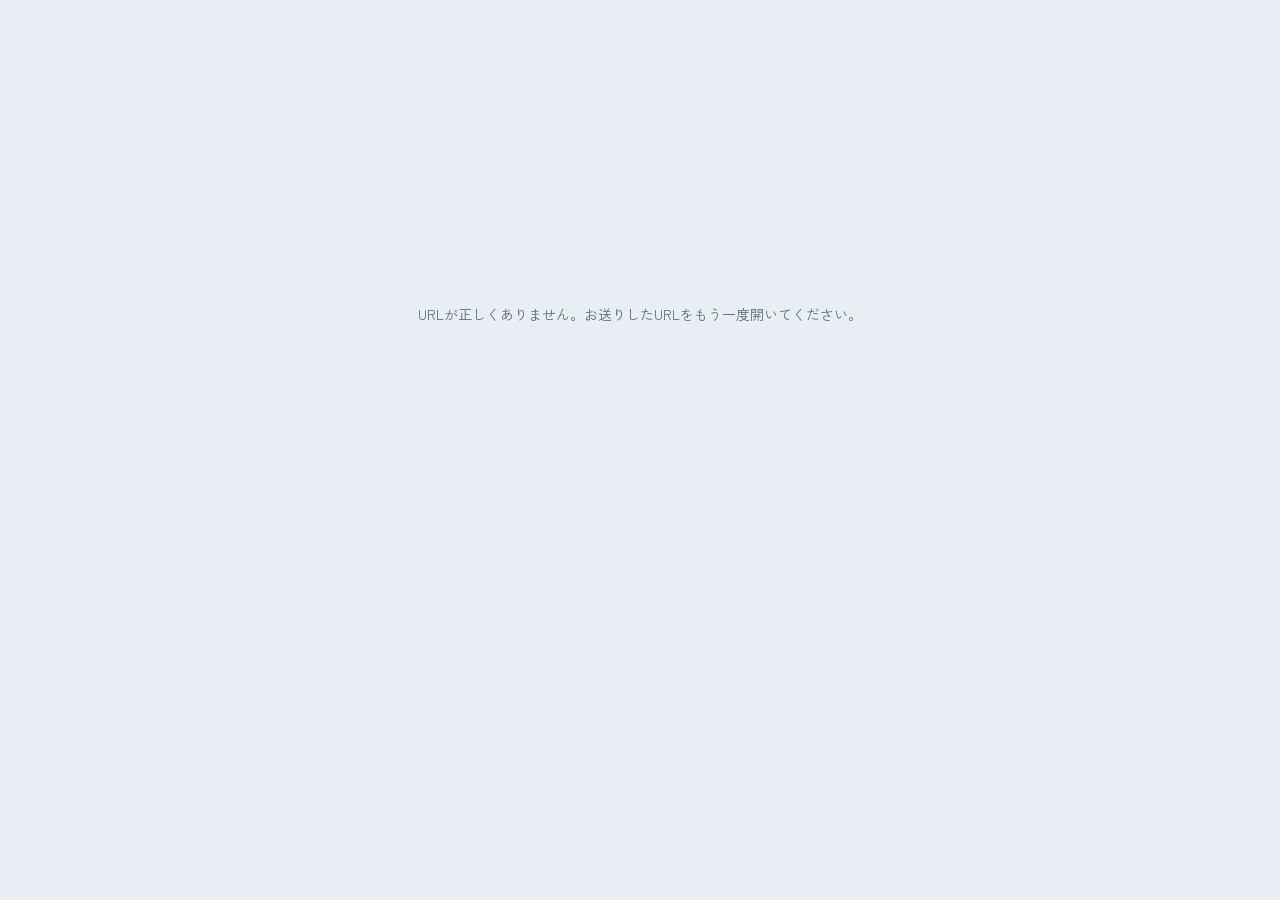
<file: docs/index.html>
<!doctype html>
<html lang="ja">
<head>
<meta charset="utf-8">
<meta name="viewport" content="width=device-width, initial-scale=1, viewport-fit=cover">
<meta name="robots" content="noindex, nofollow">
<meta name="referrer" content="no-referrer">
<title>内定者ポータル</title>
<link rel="preconnect" href="https://fonts.googleapis.com">
<link rel="preconnect" href="https://fonts.gstatic.com" crossorigin>
<link rel="stylesheet" href="https://fonts.googleapis.com/css2?family=Zen+Kaku+Gothic+New:wght@400;500;700&family=M+PLUS+Rounded+1c:wght@400;500;700&family=Zen+Old+Mincho:wght@600;900&display=swap">
<link rel="stylesheet" href="style.css">
</head>
<body>
<div class="app" id="app" data-tpl="standard">

  <!-- 読み込み中・エラー -->
  <div class="state wrap" id="v-state">
    <div class="spinner" id="spinner" aria-hidden="true"></div>
    <p id="state-msg">読み込み中…</p>
  </div>

  <!-- ログイン -->
  <div class="login wrap" id="v-login" hidden>
    <div class="login-co" id="login-co">内定者ポータル</div>
    <h1>パスワードを入力してください</h1>
    <form id="login-form" class="login-form" novalidate>
      <label for="pw"><span id="login-label">ご案内したパスワード</span>
        <input id="pw" type="password" autocomplete="current-password" inputmode="text" required>
      </label>
      <p class="err" id="login-err" role="alert" hidden></p>
      <button class="btn" type="submit" id="login-btn">ポータルを開く</button>
    </form>
    <p class="hint">ログイン状態はこの端末に一定期間保存されます。期限が切れたとき、別の端末やブラウザで開くとき、閲覧履歴を消したときは、もう一度パスワードを入力してください。</p>
    <p class="hint" id="login-contact">パスワードがわからない場合は、採用担当までご連絡ください。</p>
  </div>

  <!-- メイン -->
  <div id="v-main" hidden>
    <header class="hero" id="hero">
      <div class="hero-img" id="hero-img"></div>
      <div class="hero-in wrap">
        <div class="co" id="hero-co"></div>
        <h1 class="hello" id="hero-hello"></h1>
        <p class="sub" id="hero-sub"></p>
      </div>
    </header>

    <div class="wrap">
      <div class="summary" id="summary">
        <div class="stat"><div class="k">次の予定</div><div class="v" id="next-ev"></div></div>
        <div class="stat"><div class="k">やることの進み具合</div><div class="v"><span id="prog-t"></span> <small>完了</small></div><div class="bar"><i id="prog-b"></i></div></div>
      </div>

      <section data-sec="home todo">
        <div class="sec-h"><h2 data-t="見出し_やること"></h2><span class="cnt" id="todo-cnt"></span></div>
        <div class="list" id="todos"></div>
        <details class="fold" id="done-fold" hidden><summary id="done-sum"></summary><div class="donelist" id="donelist"></div></details>
      </section>

      <section data-sec="home schedule">
        <div class="sec-h"><h2 data-t="見出し_予定"></h2><button class="ghost" id="add-open" type="button" hidden>＋ 自分の予定を追加</button></div>
        <form class="card addform" id="addform" hidden>
          <div class="row">
            <label for="f-date">日付<input id="f-date" type="date" required></label>
            <label for="f-start">開始<input id="f-start" type="time" value="10:00"></label>
            <label for="f-end">終了<input id="f-end" type="time" value="17:00"></label>
          </div>
          <label for="f-title">内容<select id="f-title"></select></label>
          <label for="f-memo">メモ（任意）<input id="f-memo" type="text" maxlength="100" placeholder="例：午前のみ、在宅"></label>
          <div class="acts"><button class="btn sub2" type="button" id="add-cancel">やめる</button><button class="btn" type="submit" id="add-submit">追加する</button></div>
          <p class="hint">追加した予定は採用担当にも共有されます。</p>
        </form>
        <div class="list" id="events"></div>
      </section>

      <section data-sec="home news">
        <h2 data-t="見出し_お知らせ"></h2>
        <div class="list" id="news"></div>
      </section>

      <section data-sec="contents" id="sec-links">
        <h2 data-t="見出し_リンク"></h2>
        <div class="sns" id="sns"></div>
      </section>

      <section data-sec="contents" id="sec-gallery">
        <h2 data-t="見出し_ギャラリー"></h2>
        <div class="gallery" id="gallery"></div>
      </section>

      <section data-sec="contents" id="sec-contents">
        <h2 data-t="見出し_コンテンツ"></h2>
        <div class="list" id="contents"></div>
      </section>

      <footer class="foot">
        <p id="foot-note"></p>
        <button class="linkbtn" type="button" id="logout">この端末からログアウト</button>
      </footer>
    </div>

    <nav class="tabs" aria-label="メニュー"><div class="tabs-in" role="tablist">
      <button class="tab" role="tab" data-go="home" aria-selected="true"><svg viewBox="0 0 24 24"><path d="M3 11 12 4l9 7v9h-6v-6H9v6H3z"/></svg><span data-t="メニュー_ホーム"></span></button>
      <button class="tab" role="tab" data-go="todo" aria-selected="false"><svg viewBox="0 0 24 24"><path d="M4 6h3M4 12h3M4 18h3M10 6h10M10 12h10M10 18h10"/></svg><span data-t="メニュー_やること"></span><span class="dot" id="dot-todo" hidden></span></button>
      <button class="tab" role="tab" data-go="schedule" aria-selected="false"><svg viewBox="0 0 24 24"><rect x="3" y="5" width="18" height="16" rx="2"/><path d="M3 10h18M8 3v4M16 3v4"/></svg><span data-t="メニュー_予定"></span></button>
      <button class="tab" role="tab" data-go="news" aria-selected="false"><svg viewBox="0 0 24 24"><path d="M6 8a6 6 0 0 1 12 0c0 7 3 8 3 8H3s3-1 3-8M10 20a2 2 0 0 0 4 0"/></svg><span data-t="メニュー_お知らせ"></span><span class="dot" id="dot-news" hidden></span></button>
      <button class="tab" role="tab" data-go="contents" aria-selected="false"><svg viewBox="0 0 24 24"><rect x="3" y="5" width="18" height="14" rx="2"/><path d="m10 9 5 3-5 3z"/></svg><span data-t="メニュー_会社を知る"></span></button>
    </div></nav>
  </div>
</div>

<!-- 詳細ページ（お知らせ・記事） -->
<div class="detail" id="detail" hidden role="dialog" aria-modal="true" aria-labelledby="dt-title">
  <div class="detail-bar wrap"><div class="detail-in"><button class="back" type="button" id="dt-back">← 戻る</button></div></div>
  <div class="wrap"><article class="detail-in"><div class="meta" id="dt-meta"></div><h1 id="dt-title"></h1><div class="body" id="dt-body"></div><div class="links" id="dt-links"></div></article></div>
</div>

<!-- 写真の拡大 -->
<div class="lightbox" id="lb" hidden><button type="button" id="lb-close">閉じる</button><figure><img id="lb-img" alt=""><figcaption id="lb-cap"></figcaption></figure></div>

<div class="toast" id="toast" role="status" hidden></div>

<script src="clients.js"></script>
<script src="app.js"></script>
</body>
</html>
</file>
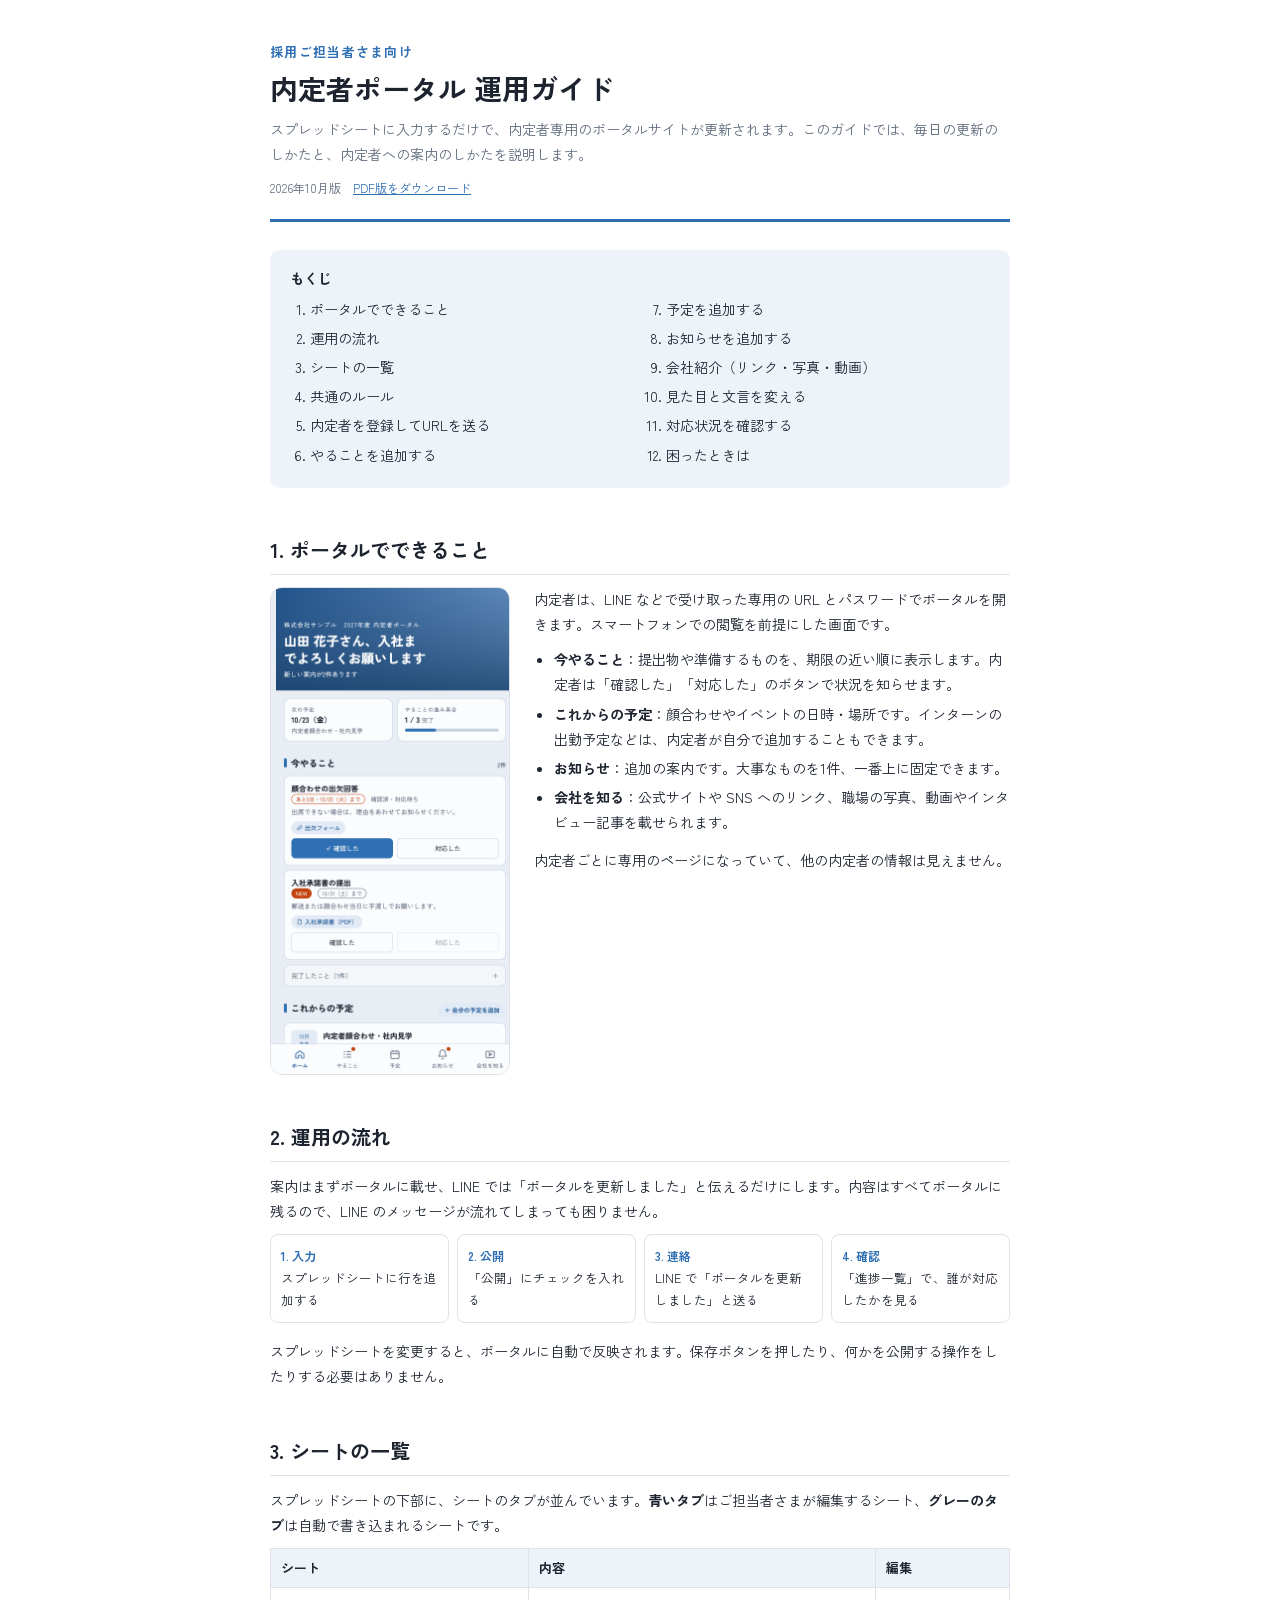
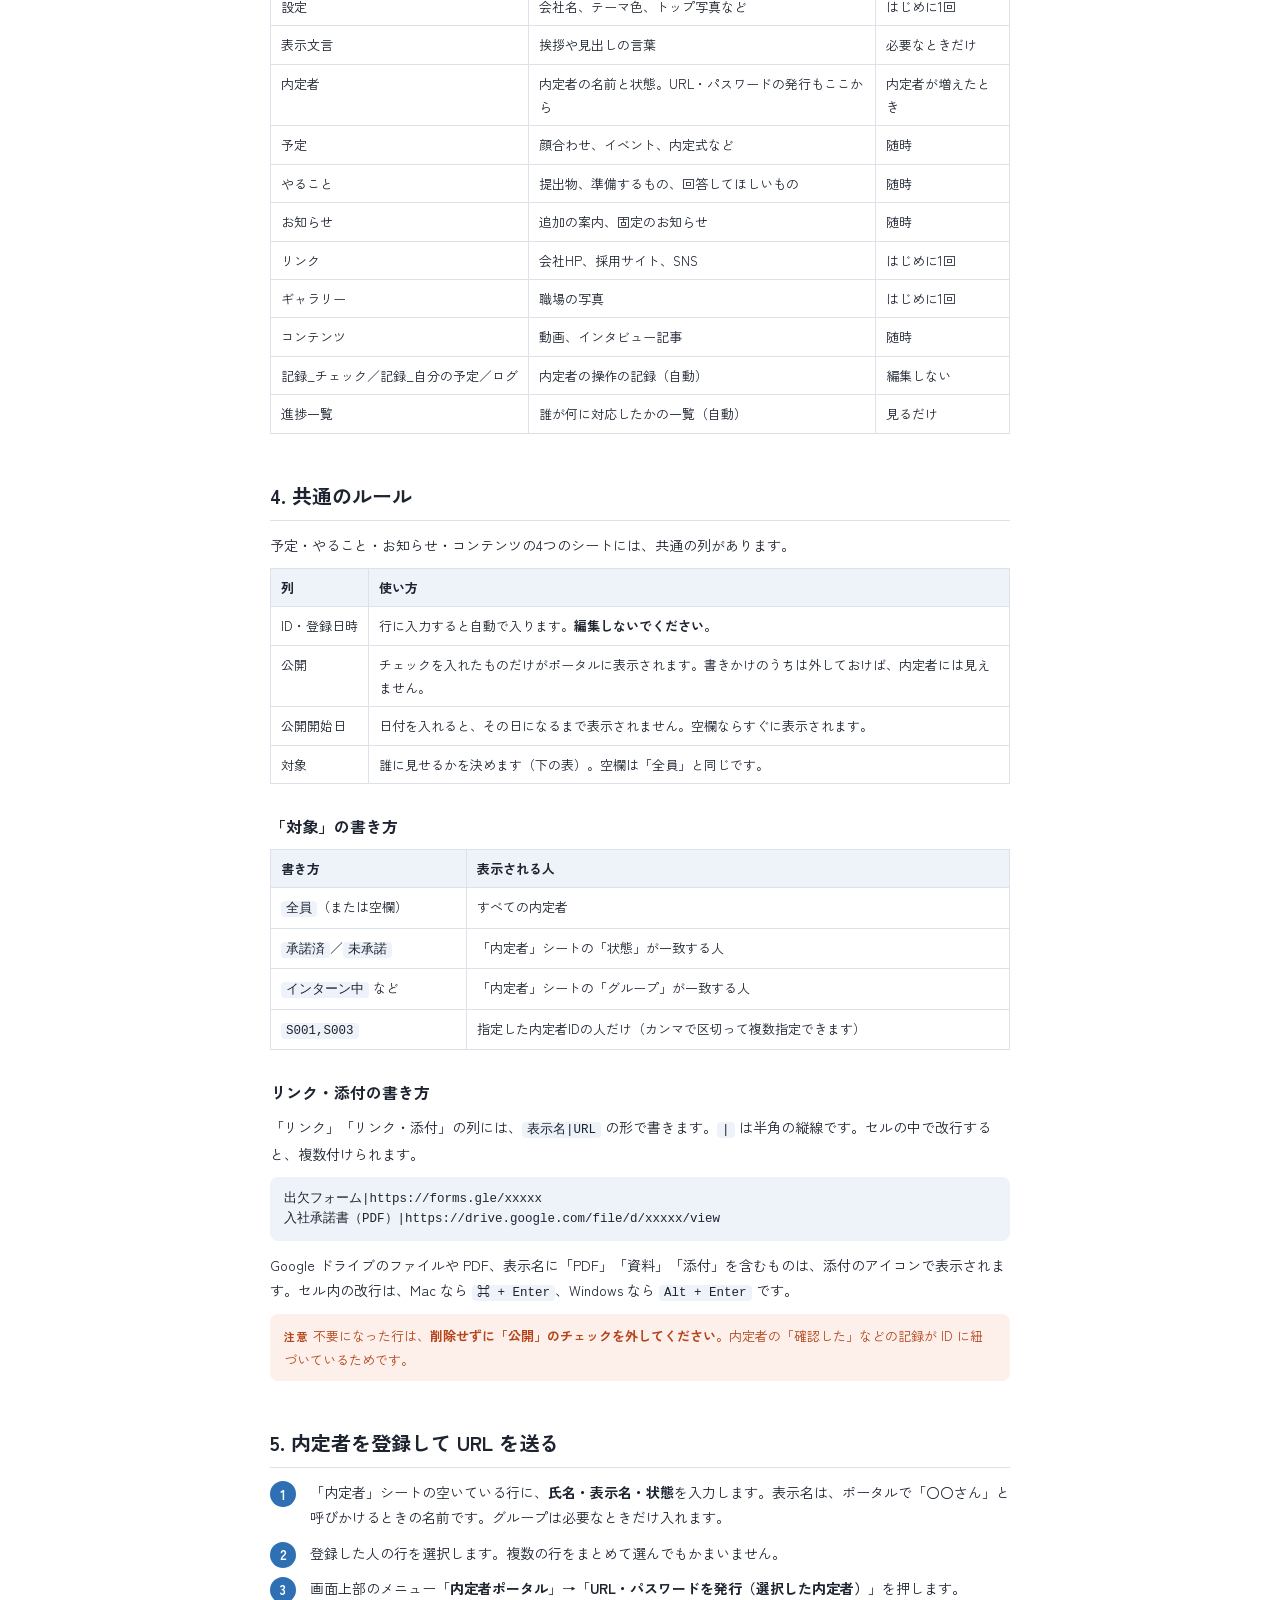
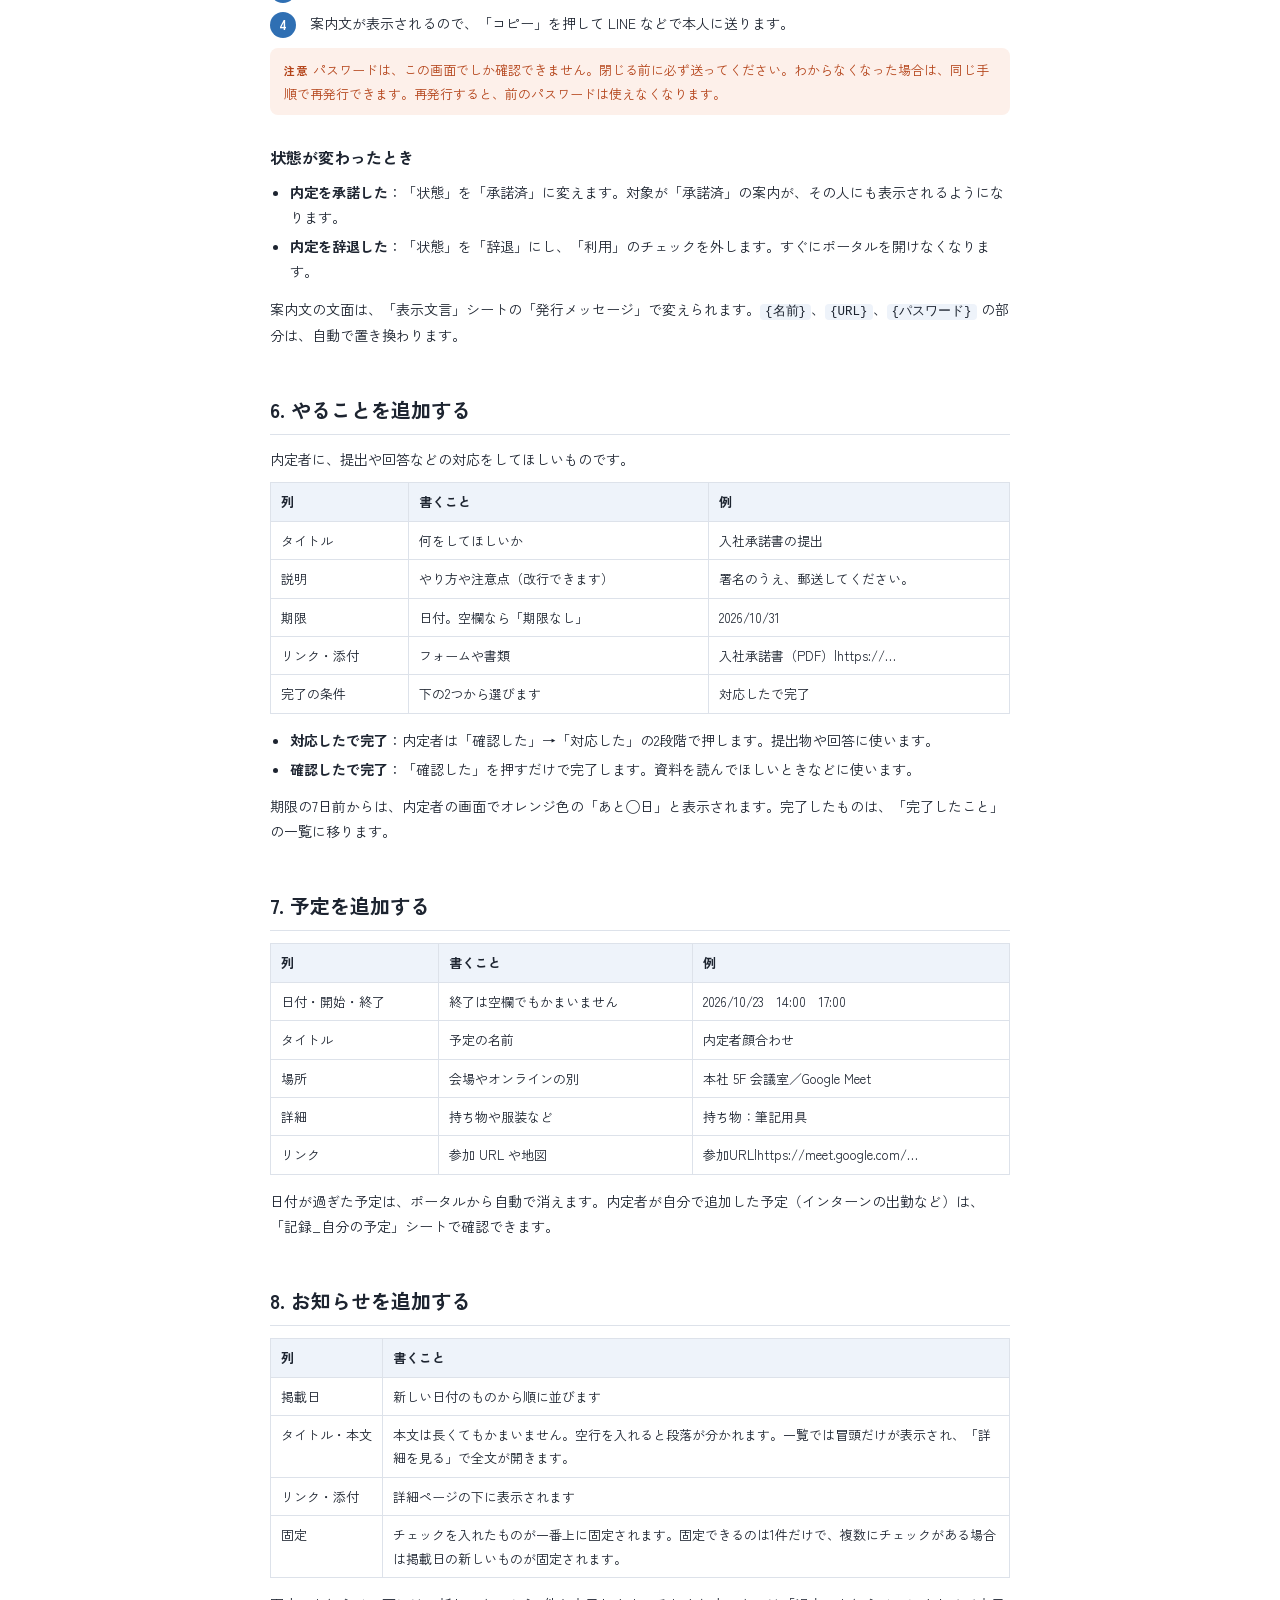
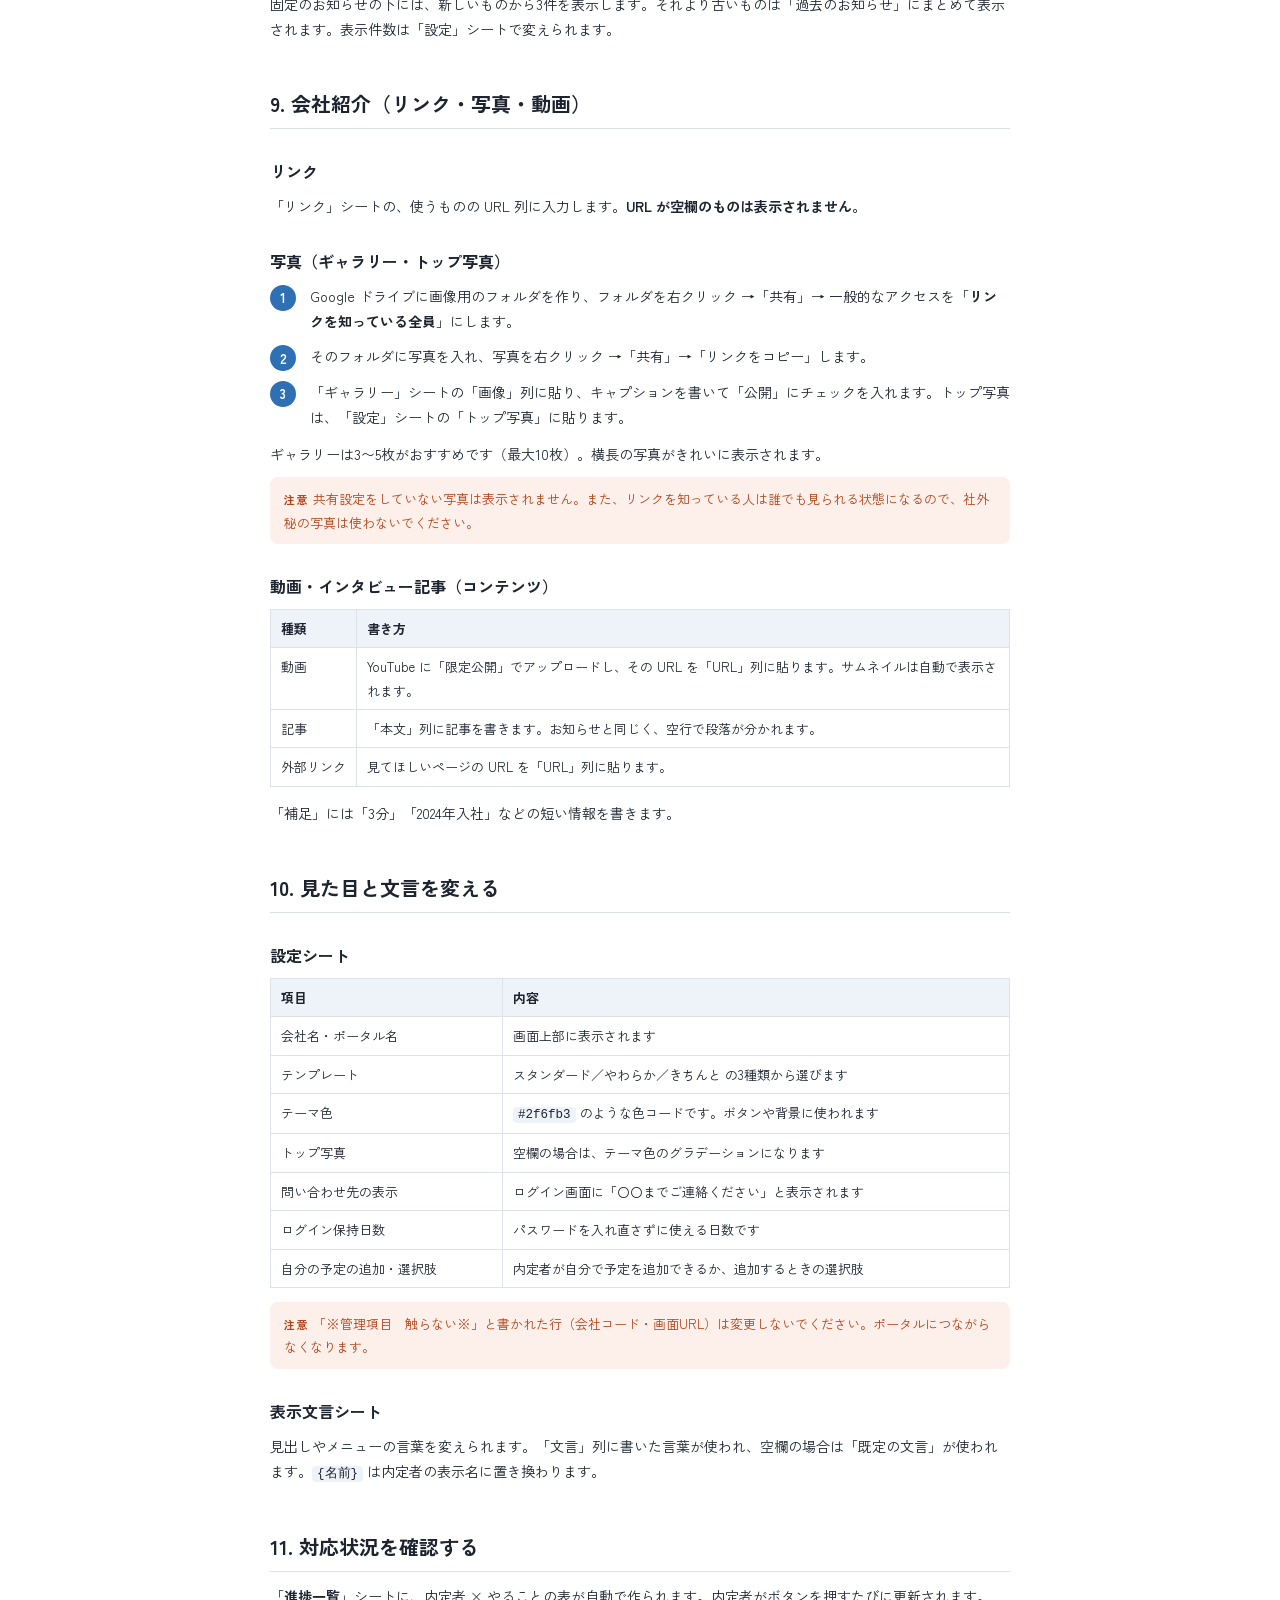
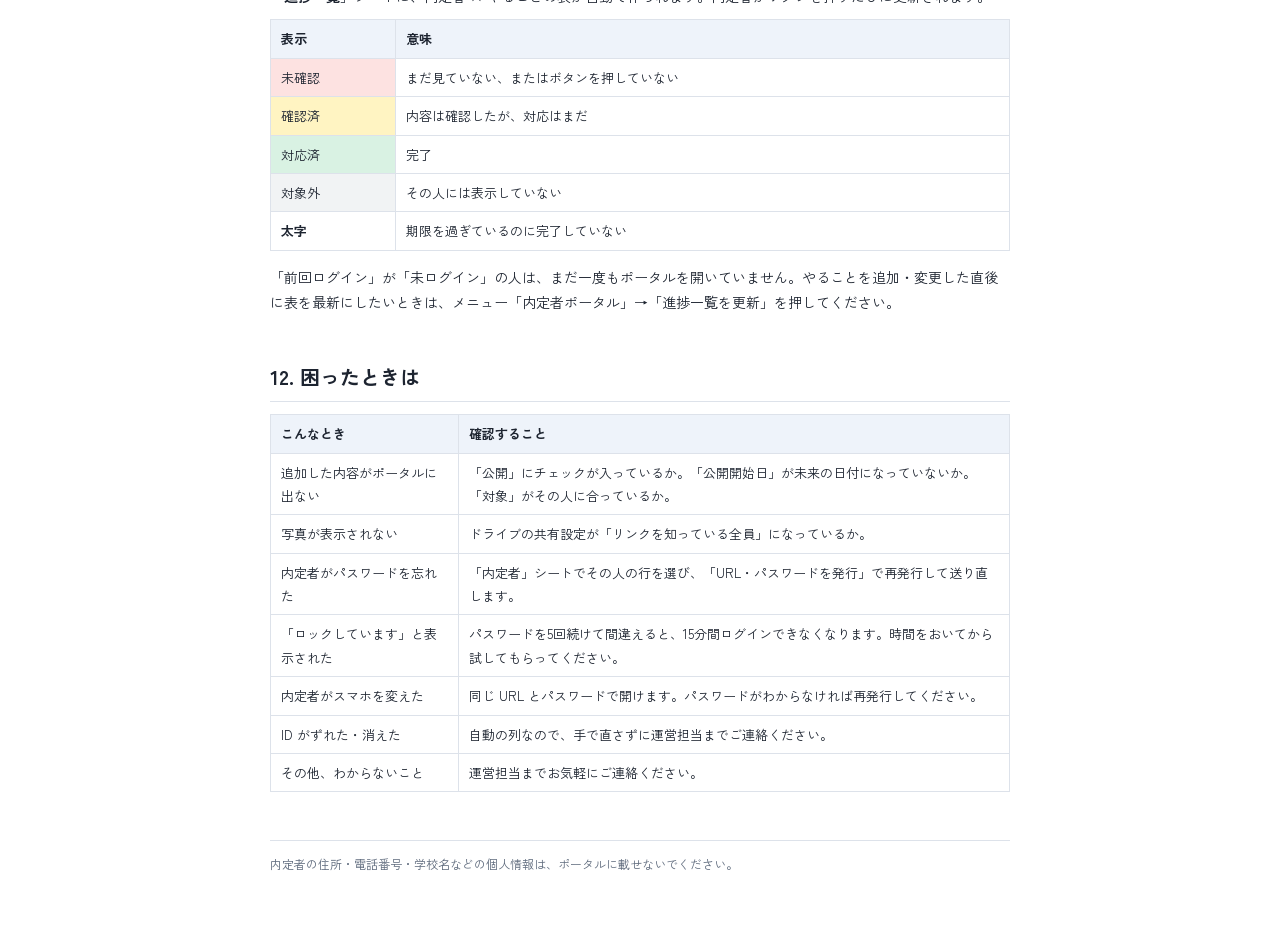
<file: docs/manual/customer.html>
<!doctype html>
<html lang="ja">
<head>
<meta charset="utf-8">
<meta name="viewport" content="width=device-width, initial-scale=1, viewport-fit=cover">
<meta name="robots" content="noindex, nofollow">
<title>内定者ポータル 運用ガイド</title>
<link rel="preconnect" href="https://fonts.googleapis.com">
<link rel="preconnect" href="https://fonts.gstatic.com" crossorigin>
<link rel="stylesheet" href="https://fonts.googleapis.com/css2?family=Zen+Kaku+Gothic+New:wght@400;500;700&display=swap">
<link rel="stylesheet" href="manual.css">
</head>
<body>
<div class="page">

<header class="cover">
  <div class="kind">採用ご担当者さま向け</div>
  <h1>内定者ポータル 運用ガイド</h1>
  <p>スプレッドシートに入力するだけで、内定者専用のポータルサイトが更新されます。このガイドでは、毎日の更新のしかたと、内定者への案内のしかたを説明します。</p>
  <p class="ver">2026年10月版　<a class="noprint" href="customer.pdf">PDF版をダウンロード</a></p>
</header>

<nav class="toc">
  <h2>もくじ</h2>
  <ol>
    <li><a href="#about">ポータルでできること</a></li>
    <li><a href="#flow">運用の流れ</a></li>
    <li><a href="#sheets">シートの一覧</a></li>
    <li><a href="#rules">共通のルール</a></li>
    <li><a href="#students">内定者を登録してURLを送る</a></li>
    <li><a href="#tasks">やることを追加する</a></li>
    <li><a href="#events">予定を追加する</a></li>
    <li><a href="#news">お知らせを追加する</a></li>
    <li><a href="#company">会社紹介（リンク・写真・動画）</a></li>
    <li><a href="#settings">見た目と文言を変える</a></li>
    <li><a href="#progress">対応状況を確認する</a></li>
    <li><a href="#faq">困ったときは</a></li>
  </ol>
</nav>

<h2 id="about">1. ポータルでできること</h2>
<div class="figure">
  <img src="img/portal-home.png" alt="内定者が見るポータルのホーム画面。今やること、これからの予定、お知らせが並ぶ">
  <div>
    <p>内定者は、LINE などで受け取った専用の URL とパスワードでポータルを開きます。スマートフォンでの閲覧を前提にした画面です。</p>
    <ul>
      <li><strong>今やること</strong>：提出物や準備するものを、期限の近い順に表示します。内定者は「確認した」「対応した」のボタンで状況を知らせます。</li>
      <li><strong>これからの予定</strong>：顔合わせやイベントの日時・場所です。インターンの出勤予定などは、内定者が自分で追加することもできます。</li>
      <li><strong>お知らせ</strong>：追加の案内です。大事なものを1件、一番上に固定できます。</li>
      <li><strong>会社を知る</strong>：公式サイトや SNS へのリンク、職場の写真、動画やインタビュー記事を載せられます。</li>
    </ul>
    <p>内定者ごとに専用のページになっていて、他の内定者の情報は見えません。</p>
  </div>
</div>

<h2 id="flow">2. 運用の流れ</h2>
<p>案内はまずポータルに載せ、LINE では「ポータルを更新しました」と伝えるだけにします。内容はすべてポータルに残るので、LINE のメッセージが流れてしまっても困りません。</p>
<div class="flow">
  <div><b>1. 入力</b>スプレッドシートに行を追加する</div>
  <div><b>2. 公開</b>「公開」にチェックを入れる</div>
  <div><b>3. 連絡</b>LINE で「ポータルを更新しました」と送る</div>
  <div><b>4. 確認</b>「進捗一覧」で、誰が対応したかを見る</div>
</div>
<p>スプレッドシートを変更すると、ポータルに自動で反映されます。保存ボタンを押したり、何かを公開する操作をしたりする必要はありません。</p>

<h2 id="sheets">3. シートの一覧</h2>
<p>スプレッドシートの下部に、シートのタブが並んでいます。<strong>青いタブ</strong>はご担当者さまが編集するシート、<strong>グレーのタブ</strong>は自動で書き込まれるシートです。</p>
<div class="tbl"><table>
  <tr><th>シート</th><th>内容</th><th>編集</th></tr>
  <tr><td class="nowrap">設定</td><td>会社名、テーマ色、トップ写真など</td><td>はじめに1回</td></tr>
  <tr><td class="nowrap">表示文言</td><td>挨拶や見出しの言葉</td><td>必要なときだけ</td></tr>
  <tr><td class="nowrap">内定者</td><td>内定者の名前と状態。URL・パスワードの発行もここから</td><td>内定者が増えたとき</td></tr>
  <tr><td class="nowrap">予定</td><td>顔合わせ、イベント、内定式など</td><td>随時</td></tr>
  <tr><td class="nowrap">やること</td><td>提出物、準備するもの、回答してほしいもの</td><td>随時</td></tr>
  <tr><td class="nowrap">お知らせ</td><td>追加の案内、固定のお知らせ</td><td>随時</td></tr>
  <tr><td class="nowrap">リンク</td><td>会社HP、採用サイト、SNS</td><td>はじめに1回</td></tr>
  <tr><td class="nowrap">ギャラリー</td><td>職場の写真</td><td>はじめに1回</td></tr>
  <tr><td class="nowrap">コンテンツ</td><td>動画、インタビュー記事</td><td>随時</td></tr>
  <tr><td class="nowrap">記録_チェック／記録_自分の予定／ログ</td><td>内定者の操作の記録（自動）</td><td>編集しない</td></tr>
  <tr><td class="nowrap">進捗一覧</td><td>誰が何に対応したかの一覧（自動）</td><td>見るだけ</td></tr>
</table></div>

<h2 id="rules">4. 共通のルール</h2>
<p>予定・やること・お知らせ・コンテンツの4つのシートには、共通の列があります。</p>
<div class="tbl"><table>
  <tr><th>列</th><th>使い方</th></tr>
  <tr><td class="nowrap">ID・登録日時</td><td>行に入力すると自動で入ります。<strong>編集しないでください。</strong></td></tr>
  <tr><td class="nowrap">公開</td><td>チェックを入れたものだけがポータルに表示されます。書きかけのうちは外しておけば、内定者には見えません。</td></tr>
  <tr><td class="nowrap">公開開始日</td><td>日付を入れると、その日になるまで表示されません。空欄ならすぐに表示されます。</td></tr>
  <tr><td class="nowrap">対象</td><td>誰に見せるかを決めます（下の表）。空欄は「全員」と同じです。</td></tr>
</table></div>

<h3>「対象」の書き方</h3>
<div class="tbl"><table>
  <tr><th>書き方</th><th>表示される人</th></tr>
  <tr><td><code>全員</code>（または空欄）</td><td>すべての内定者</td></tr>
  <tr><td><code>承諾済</code>／<code>未承諾</code></td><td>「内定者」シートの「状態」が一致する人</td></tr>
  <tr><td><code>インターン中</code> など</td><td>「内定者」シートの「グループ」が一致する人</td></tr>
  <tr><td><code>S001,S003</code></td><td>指定した内定者IDの人だけ（カンマで区切って複数指定できます）</td></tr>
</table></div>

<h3>リンク・添付の書き方</h3>
<p>「リンク」「リンク・添付」の列には、<code>表示名|URL</code> の形で書きます。<code>|</code> は半角の縦線です。セルの中で改行すると、複数付けられます。</p>
<pre>出欠フォーム|https://forms.gle/xxxxx
入社承諾書（PDF）|https://drive.google.com/file/d/xxxxx/view</pre>
<p>Google ドライブのファイルや PDF、表示名に「PDF」「資料」「添付」を含むものは、添付のアイコンで表示されます。セル内の改行は、Mac なら <code>⌘ + Enter</code>、Windows なら <code>Alt + Enter</code> です。</p>

<div class="warn"><span class="label">注意</span>不要になった行は、<strong>削除せずに「公開」のチェックを外してください。</strong>内定者の「確認した」などの記録が ID に紐づいているためです。</div>

<h2 id="students" class="newpage">5. 内定者を登録して URL を送る</h2>
<ol class="steps">
  <li>「内定者」シートの空いている行に、<strong>氏名・表示名・状態</strong>を入力します。表示名は、ポータルで「〇〇さん」と呼びかけるときの名前です。グループは必要なときだけ入れます。</li>
  <li>登録した人の行を選択します。複数の行をまとめて選んでもかまいません。</li>
  <li>画面上部のメニュー「<strong>内定者ポータル</strong>」→「<strong>URL・パスワードを発行（選択した内定者）</strong>」を押します。</li>
  <li>案内文が表示されるので、「コピー」を押して LINE などで本人に送ります。</li>
</ol>
<div class="warn"><span class="label">注意</span>パスワードは、この画面でしか確認できません。閉じる前に必ず送ってください。わからなくなった場合は、同じ手順で再発行できます。再発行すると、前のパスワードは使えなくなります。</div>

<h3>状態が変わったとき</h3>
<ul>
  <li><strong>内定を承諾した</strong>：「状態」を「承諾済」に変えます。対象が「承諾済」の案内が、その人にも表示されるようになります。</li>
  <li><strong>内定を辞退した</strong>：「状態」を「辞退」にし、「利用」のチェックを外します。すぐにポータルを開けなくなります。</li>
</ul>
<p>案内文の文面は、「表示文言」シートの「発行メッセージ」で変えられます。<code>{名前}</code>、<code>{URL}</code>、<code>{パスワード}</code> の部分は、自動で置き換わります。</p>

<h2 id="tasks">6. やることを追加する</h2>
<p>内定者に、提出や回答などの対応をしてほしいものです。</p>
<div class="tbl"><table>
  <tr><th>列</th><th>書くこと</th><th>例</th></tr>
  <tr><td class="nowrap">タイトル</td><td>何をしてほしいか</td><td>入社承諾書の提出</td></tr>
  <tr><td class="nowrap">説明</td><td>やり方や注意点（改行できます）</td><td>署名のうえ、郵送してください。</td></tr>
  <tr><td class="nowrap">期限</td><td>日付。空欄なら「期限なし」</td><td>2026/10/31</td></tr>
  <tr><td class="nowrap">リンク・添付</td><td>フォームや書類</td><td>入社承諾書（PDF）|https://…</td></tr>
  <tr><td class="nowrap">完了の条件</td><td>下の2つから選びます</td><td>対応したで完了</td></tr>
</table></div>
<ul>
  <li><strong>対応したで完了</strong>：内定者は「確認した」→「対応した」の2段階で押します。提出物や回答に使います。</li>
  <li><strong>確認したで完了</strong>：「確認した」を押すだけで完了します。資料を読んでほしいときなどに使います。</li>
</ul>
<p>期限の7日前からは、内定者の画面でオレンジ色の「あと◯日」と表示されます。完了したものは、「完了したこと」の一覧に移ります。</p>

<h2 id="events">7. 予定を追加する</h2>
<div class="tbl"><table>
  <tr><th>列</th><th>書くこと</th><th>例</th></tr>
  <tr><td class="nowrap">日付・開始・終了</td><td>終了は空欄でもかまいません</td><td>2026/10/23　14:00　17:00</td></tr>
  <tr><td class="nowrap">タイトル</td><td>予定の名前</td><td>内定者顔合わせ</td></tr>
  <tr><td class="nowrap">場所</td><td>会場やオンラインの別</td><td>本社 5F 会議室／Google Meet</td></tr>
  <tr><td class="nowrap">詳細</td><td>持ち物や服装など</td><td>持ち物：筆記用具</td></tr>
  <tr><td class="nowrap">リンク</td><td>参加 URL や地図</td><td>参加URL|https://meet.google.com/…</td></tr>
</table></div>
<p>日付が過ぎた予定は、ポータルから自動で消えます。内定者が自分で追加した予定（インターンの出勤など）は、「記録_自分の予定」シートで確認できます。</p>

<h2 id="news">8. お知らせを追加する</h2>
<div class="tbl"><table>
  <tr><th>列</th><th>書くこと</th></tr>
  <tr><td class="nowrap">掲載日</td><td>新しい日付のものから順に並びます</td></tr>
  <tr><td class="nowrap">タイトル・本文</td><td>本文は長くてもかまいません。空行を入れると段落が分かれます。一覧では冒頭だけが表示され、「詳細を見る」で全文が開きます。</td></tr>
  <tr><td class="nowrap">リンク・添付</td><td>詳細ページの下に表示されます</td></tr>
  <tr><td class="nowrap">固定</td><td>チェックを入れたものが一番上に固定されます。固定できるのは1件だけで、複数にチェックがある場合は掲載日の新しいものが固定されます。</td></tr>
</table></div>
<p>固定のお知らせの下には、新しいものから3件を表示します。それより古いものは「過去のお知らせ」にまとめて表示されます。表示件数は「設定」シートで変えられます。</p>

<h2 id="company">9. 会社紹介（リンク・写真・動画）</h2>
<h3>リンク</h3>
<p>「リンク」シートの、使うものの URL 列に入力します。<strong>URL が空欄のものは表示されません。</strong></p>

<h3>写真（ギャラリー・トップ写真）</h3>
<ol class="steps">
  <li>Google ドライブに画像用のフォルダを作り、フォルダを右クリック →「共有」→ 一般的なアクセスを「<strong>リンクを知っている全員</strong>」にします。</li>
  <li>そのフォルダに写真を入れ、写真を右クリック →「共有」→「リンクをコピー」します。</li>
  <li>「ギャラリー」シートの「画像」列に貼り、キャプションを書いて「公開」にチェックを入れます。トップ写真は、「設定」シートの「トップ写真」に貼ります。</li>
</ol>
<p>ギャラリーは3〜5枚がおすすめです（最大10枚）。横長の写真がきれいに表示されます。</p>
<div class="warn"><span class="label">注意</span>共有設定をしていない写真は表示されません。また、リンクを知っている人は誰でも見られる状態になるので、社外秘の写真は使わないでください。</div>

<h3>動画・インタビュー記事（コンテンツ）</h3>
<div class="tbl"><table>
  <tr><th>種類</th><th>書き方</th></tr>
  <tr><td class="nowrap">動画</td><td>YouTube に「限定公開」でアップロードし、その URL を「URL」列に貼ります。サムネイルは自動で表示されます。</td></tr>
  <tr><td class="nowrap">記事</td><td>「本文」列に記事を書きます。お知らせと同じく、空行で段落が分かれます。</td></tr>
  <tr><td class="nowrap">外部リンク</td><td>見てほしいページの URL を「URL」列に貼ります。</td></tr>
</table></div>
<p>「補足」には「3分」「2024年入社」などの短い情報を書きます。</p>

<h2 id="settings">10. 見た目と文言を変える</h2>
<h3>設定シート</h3>
<div class="tbl"><table>
  <tr><th>項目</th><th>内容</th></tr>
  <tr><td class="nowrap">会社名・ポータル名</td><td>画面上部に表示されます</td></tr>
  <tr><td class="nowrap">テンプレート</td><td>スタンダード／やわらか／きちんと の3種類から選びます</td></tr>
  <tr><td class="nowrap">テーマ色</td><td><code>#2f6fb3</code> のような色コードです。ボタンや背景に使われます</td></tr>
  <tr><td class="nowrap">トップ写真</td><td>空欄の場合は、テーマ色のグラデーションになります</td></tr>
  <tr><td class="nowrap">問い合わせ先の表示</td><td>ログイン画面に「〇〇までご連絡ください」と表示されます</td></tr>
  <tr><td class="nowrap">ログイン保持日数</td><td>パスワードを入れ直さずに使える日数です</td></tr>
  <tr><td class="nowrap">自分の予定の追加・選択肢</td><td>内定者が自分で予定を追加できるか、追加するときの選択肢</td></tr>
</table></div>
<div class="warn"><span class="label">注意</span>「※管理項目　触らない※」と書かれた行（会社コード・画面URL）は変更しないでください。ポータルにつながらなくなります。</div>

<h3>表示文言シート</h3>
<p>見出しやメニューの言葉を変えられます。「文言」列に書いた言葉が使われ、空欄の場合は「既定の文言」が使われます。<code>{名前}</code> は内定者の表示名に置き換わります。</p>

<h2 id="progress">11. 対応状況を確認する</h2>
<p>「<strong>進捗一覧</strong>」シートに、内定者 × やることの表が自動で作られます。内定者がボタンを押すたびに更新されます。</p>
<div class="tbl"><table>
  <tr><th>表示</th><th>意味</th></tr>
  <tr><td style="background:#fde2e1">未確認</td><td>まだ見ていない、またはボタンを押していない</td></tr>
  <tr><td style="background:#fff4c2">確認済</td><td>内容は確認したが、対応はまだ</td></tr>
  <tr><td style="background:#d9f2e3">対応済</td><td>完了</td></tr>
  <tr><td style="background:#f1f3f4">対象外</td><td>その人には表示していない</td></tr>
  <tr><td><strong>太字</strong></td><td>期限を過ぎているのに完了していない</td></tr>
</table></div>
<p>「前回ログイン」が「未ログイン」の人は、まだ一度もポータルを開いていません。やることを追加・変更した直後に表を最新にしたいときは、メニュー「内定者ポータル」→「進捗一覧を更新」を押してください。</p>

<h2 id="faq">12. 困ったときは</h2>
<div class="tbl"><table>
  <tr><th>こんなとき</th><th>確認すること</th></tr>
  <tr><td>追加した内容がポータルに出ない</td><td>「公開」にチェックが入っているか。「公開開始日」が未来の日付になっていないか。「対象」がその人に合っているか。</td></tr>
  <tr><td>写真が表示されない</td><td>ドライブの共有設定が「リンクを知っている全員」になっているか。</td></tr>
  <tr><td>内定者がパスワードを忘れた</td><td>「内定者」シートでその人の行を選び、「URL・パスワードを発行」で再発行して送り直します。</td></tr>
  <tr><td>「ロックしています」と表示された</td><td>パスワードを5回続けて間違えると、15分間ログインできなくなります。時間をおいてから試してもらってください。</td></tr>
  <tr><td>内定者がスマホを変えた</td><td>同じ URL とパスワードで開けます。パスワードがわからなければ再発行してください。</td></tr>
  <tr><td>ID がずれた・消えた</td><td>自動の列なので、手で直さずに運営担当までご連絡ください。</td></tr>
  <tr><td>その他、わからないこと</td><td>運営担当までお気軽にご連絡ください。</td></tr>
</table></div>

<div class="foot">内定者の住所・電話番号・学校名などの個人情報は、ポータルに載せないでください。</div>
</div>
</body>
</html>
</file>
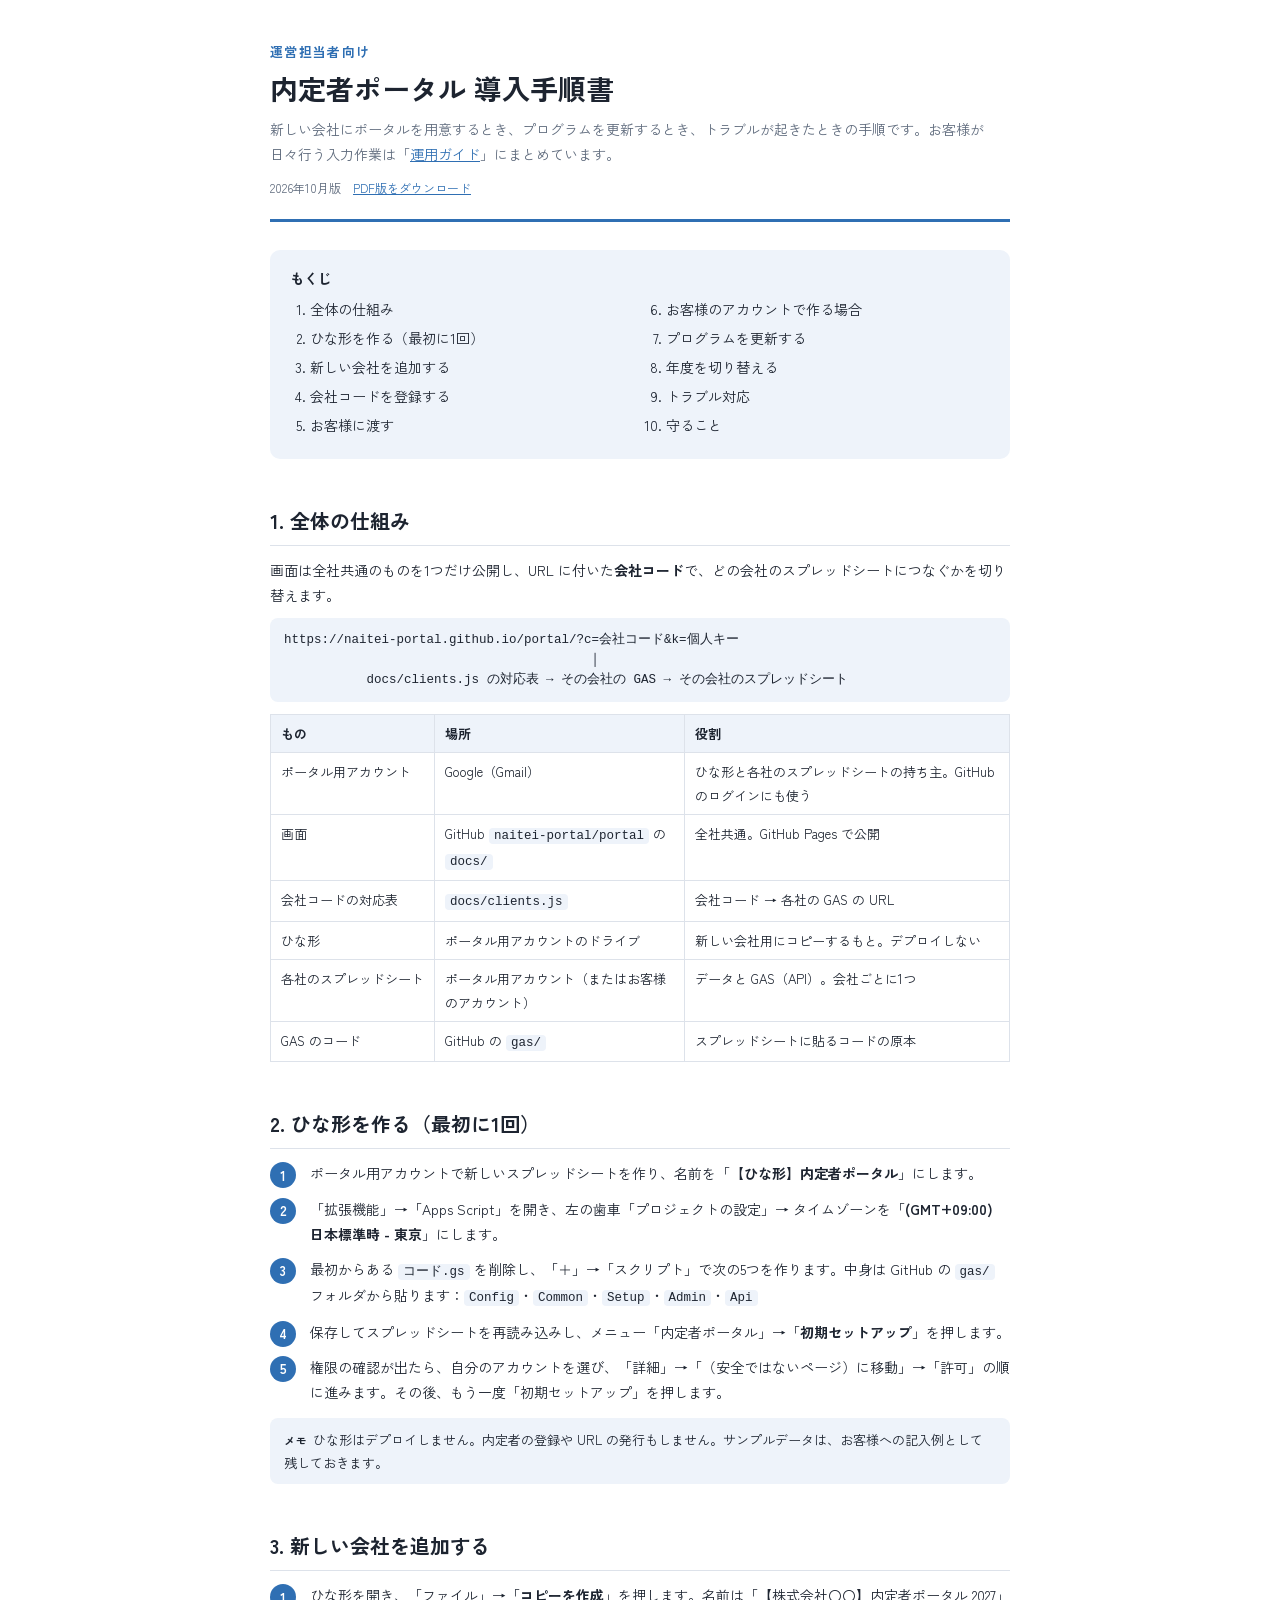
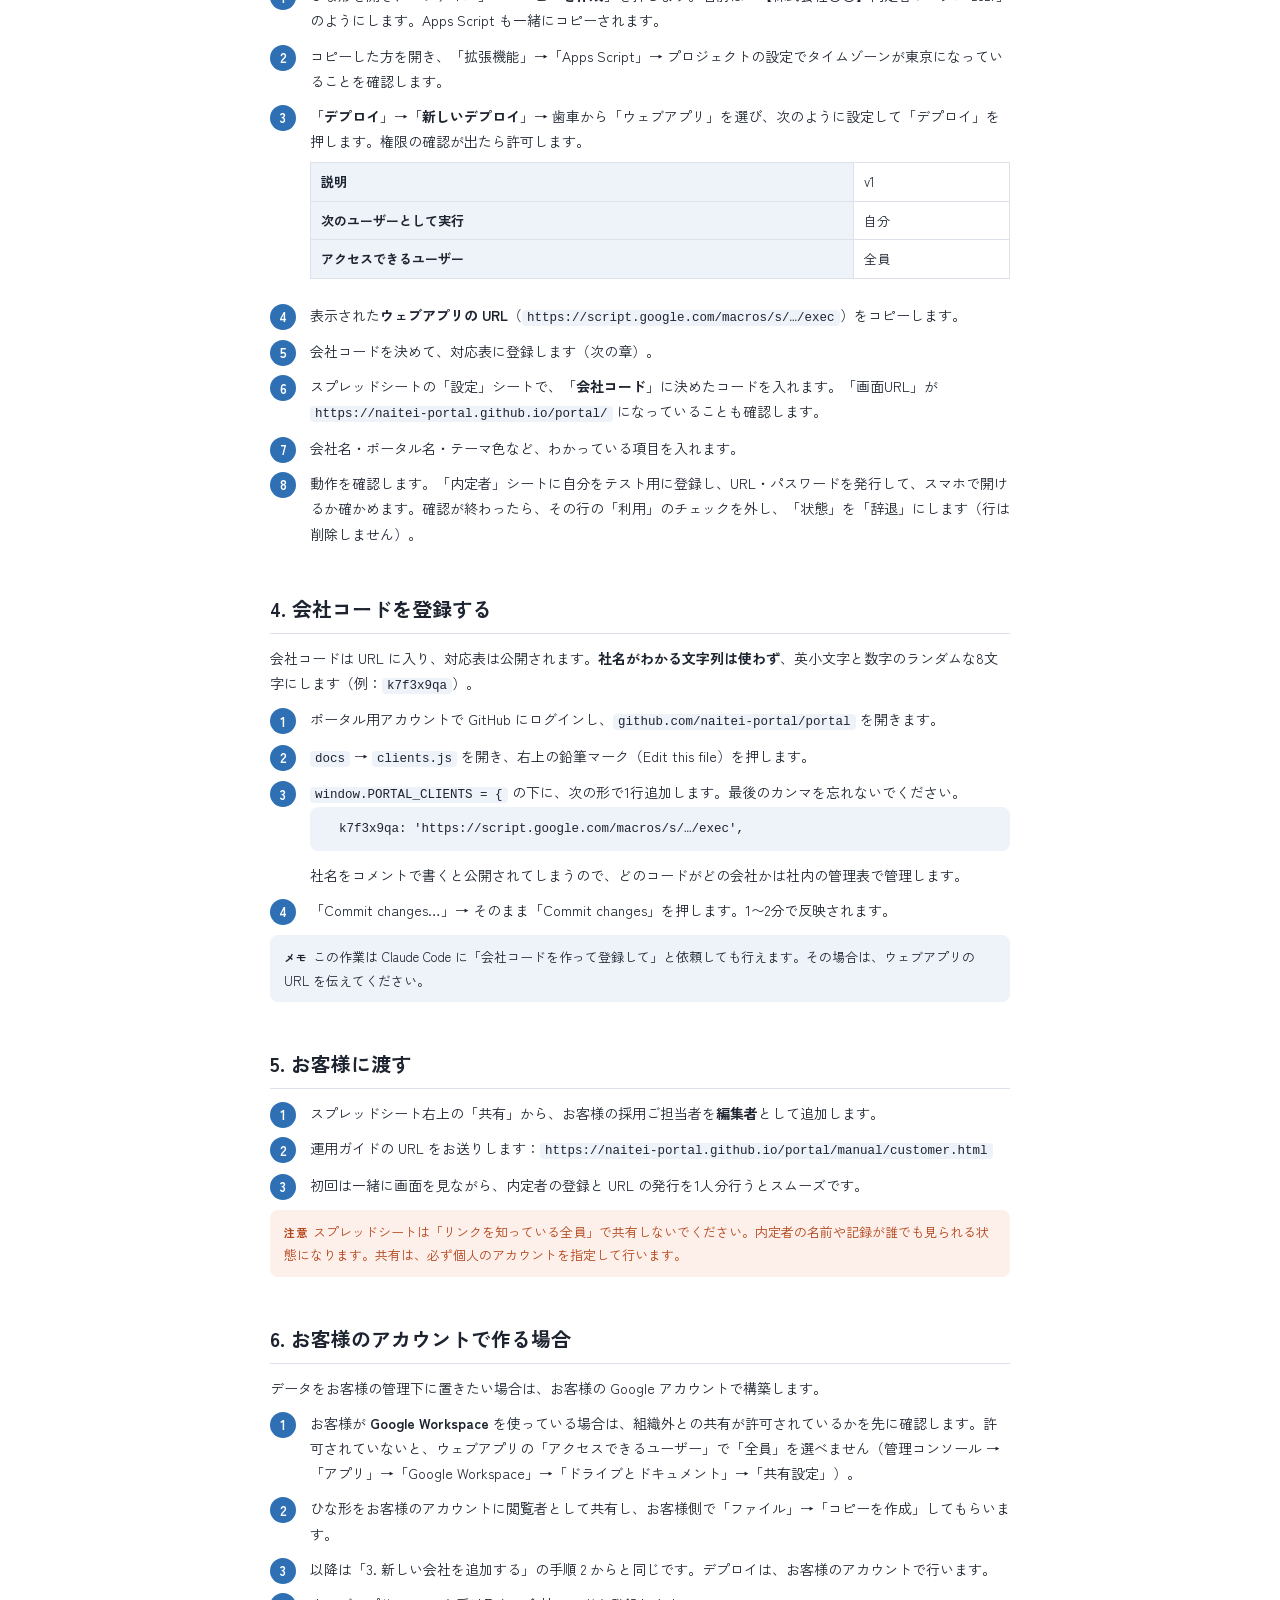
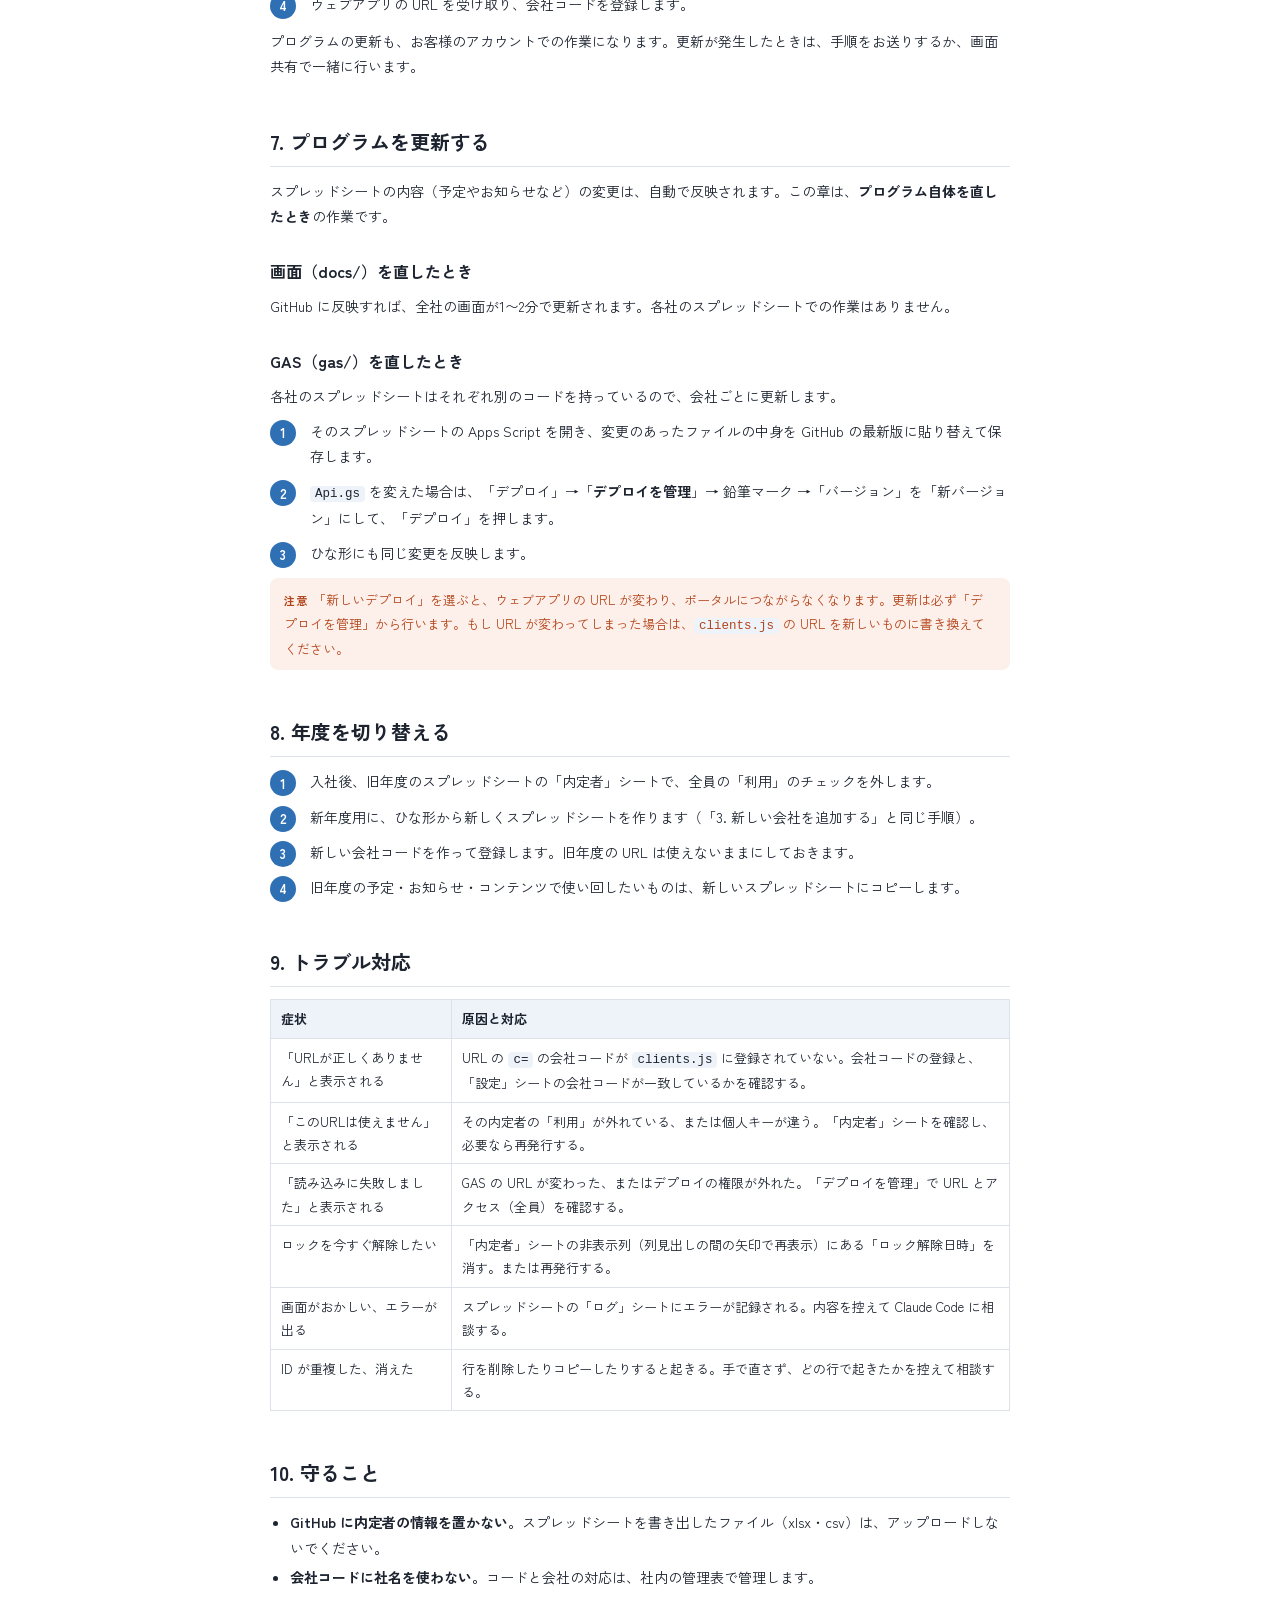
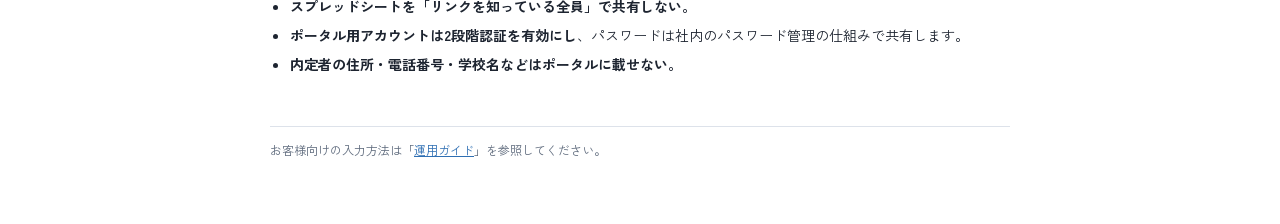
<file: docs/manual/operator.html>
<!doctype html>
<html lang="ja">
<head>
<meta charset="utf-8">
<meta name="viewport" content="width=device-width, initial-scale=1, viewport-fit=cover">
<meta name="robots" content="noindex, nofollow">
<title>内定者ポータル 導入手順書</title>
<link rel="preconnect" href="https://fonts.googleapis.com">
<link rel="preconnect" href="https://fonts.gstatic.com" crossorigin>
<link rel="stylesheet" href="https://fonts.googleapis.com/css2?family=Zen+Kaku+Gothic+New:wght@400;500;700&display=swap">
<link rel="stylesheet" href="manual.css">
</head>
<body>
<div class="page">

<header class="cover">
  <div class="kind">運営担当者向け</div>
  <h1>内定者ポータル 導入手順書</h1>
  <p>新しい会社にポータルを用意するとき、プログラムを更新するとき、トラブルが起きたときの手順です。お客様が日々行う入力作業は「<a href="customer.html">運用ガイド</a>」にまとめています。</p>
  <p class="ver">2026年10月版　<a class="noprint" href="operator.pdf">PDF版をダウンロード</a></p>
</header>

<nav class="toc">
  <h2>もくじ</h2>
  <ol>
    <li><a href="#overview">全体の仕組み</a></li>
    <li><a href="#template">ひな形を作る（最初に1回）</a></li>
    <li><a href="#new">新しい会社を追加する</a></li>
    <li><a href="#code">会社コードを登録する</a></li>
    <li><a href="#handoff">お客様に渡す</a></li>
    <li><a href="#own">お客様のアカウントで作る場合</a></li>
    <li><a href="#update">プログラムを更新する</a></li>
    <li><a href="#year">年度を切り替える</a></li>
    <li><a href="#trouble">トラブル対応</a></li>
    <li><a href="#rules">守ること</a></li>
  </ol>
</nav>

<h2 id="overview">1. 全体の仕組み</h2>
<p>画面は全社共通のものを1つだけ公開し、URL に付いた<strong>会社コード</strong>で、どの会社のスプレッドシートにつなぐかを切り替えます。</p>
<pre>https://naitei-portal.github.io/portal/?c=会社コード&amp;k=個人キー
                                         │
           docs/clients.js の対応表 → その会社の GAS → その会社のスプレッドシート</pre>
<div class="tbl"><table>
  <tr><th>もの</th><th>場所</th><th>役割</th></tr>
  <tr><td class="nowrap">ポータル用アカウント</td><td>Google（Gmail）</td><td>ひな形と各社のスプレッドシートの持ち主。GitHub のログインにも使う</td></tr>
  <tr><td class="nowrap">画面</td><td>GitHub <code>naitei-portal/portal</code> の <code>docs/</code></td><td>全社共通。GitHub Pages で公開</td></tr>
  <tr><td class="nowrap">会社コードの対応表</td><td><code>docs/clients.js</code></td><td>会社コード → 各社の GAS の URL</td></tr>
  <tr><td class="nowrap">ひな形</td><td>ポータル用アカウントのドライブ</td><td>新しい会社用にコピーするもと。デプロイしない</td></tr>
  <tr><td class="nowrap">各社のスプレッドシート</td><td>ポータル用アカウント（またはお客様のアカウント）</td><td>データと GAS（API）。会社ごとに1つ</td></tr>
  <tr><td class="nowrap">GAS のコード</td><td>GitHub の <code>gas/</code></td><td>スプレッドシートに貼るコードの原本</td></tr>
</table></div>

<h2 id="template">2. ひな形を作る（最初に1回）</h2>
<ol class="steps">
  <li>ポータル用アカウントで新しいスプレッドシートを作り、名前を「<strong>【ひな形】内定者ポータル</strong>」にします。</li>
  <li>「拡張機能」→「Apps Script」を開き、左の歯車「プロジェクトの設定」→ タイムゾーンを「<strong>(GMT+09:00) 日本標準時 - 東京</strong>」にします。</li>
  <li>最初からある <code>コード.gs</code> を削除し、「＋」→「スクリプト」で次の5つを作ります。中身は GitHub の <code>gas/</code> フォルダから貼ります：<code>Config</code>・<code>Common</code>・<code>Setup</code>・<code>Admin</code>・<code>Api</code></li>
  <li>保存してスプレッドシートを再読み込みし、メニュー「内定者ポータル」→「<strong>初期セットアップ</strong>」を押します。</li>
  <li>権限の確認が出たら、自分のアカウントを選び、「詳細」→「（安全ではないページ）に移動」→「許可」の順に進みます。その後、もう一度「初期セットアップ」を押します。</li>
</ol>
<div class="note"><span class="label">メモ</span>ひな形はデプロイしません。内定者の登録や URL の発行もしません。サンプルデータは、お客様への記入例として残しておきます。</div>

<h2 id="new" class="newpage">3. 新しい会社を追加する</h2>
<ol class="steps">
  <li>ひな形を開き、「ファイル」→「<strong>コピーを作成</strong>」を押します。名前は「【株式会社〇〇】内定者ポータル 2027」のようにします。Apps Script も一緒にコピーされます。</li>
  <li>コピーした方を開き、「拡張機能」→「Apps Script」→ プロジェクトの設定でタイムゾーンが東京になっていることを確認します。</li>
  <li>「<strong>デプロイ</strong>」→「<strong>新しいデプロイ</strong>」→ 歯車から「ウェブアプリ」を選び、次のように設定して「デプロイ」を押します。権限の確認が出たら許可します。
    <div class="tbl" style="margin-top:8px"><table>
      <tr><th>説明</th><td>v1</td></tr>
      <tr><th>次のユーザーとして実行</th><td>自分</td></tr>
      <tr><th>アクセスできるユーザー</th><td>全員</td></tr>
    </table></div>
  </li>
  <li>表示された<strong>ウェブアプリの URL</strong>（<code>https://script.google.com/macros/s/…/exec</code>）をコピーします。</li>
  <li>会社コードを決めて、対応表に登録します（次の章）。</li>
  <li>スプレッドシートの「設定」シートで、「<strong>会社コード</strong>」に決めたコードを入れます。「画面URL」が <code>https://naitei-portal.github.io/portal/</code> になっていることも確認します。</li>
  <li>会社名・ポータル名・テーマ色など、わかっている項目を入れます。</li>
  <li>動作を確認します。「内定者」シートに自分をテスト用に登録し、URL・パスワードを発行して、スマホで開けるか確かめます。確認が終わったら、その行の「利用」のチェックを外し、「状態」を「辞退」にします（行は削除しません）。</li>
</ol>

<h2 id="code">4. 会社コードを登録する</h2>
<p>会社コードは URL に入り、対応表は公開されます。<strong>社名がわかる文字列は使わず</strong>、英小文字と数字のランダムな8文字にします（例：<code>k7f3x9qa</code>）。</p>
<ol class="steps">
  <li>ポータル用アカウントで GitHub にログインし、<code>github.com/naitei-portal/portal</code> を開きます。</li>
  <li><code>docs</code> →  <code>clients.js</code> を開き、右上の鉛筆マーク（Edit this file）を押します。</li>
  <li><code>window.PORTAL_CLIENTS = {</code> の下に、次の形で1行追加します。最後のカンマを忘れないでください。
<pre>  k7f3x9qa: 'https://script.google.com/macros/s/…/exec',</pre>
    社名をコメントで書くと公開されてしまうので、どのコードがどの会社かは社内の管理表で管理します。</li>
  <li>「Commit changes…」→ そのまま「Commit changes」を押します。1〜2分で反映されます。</li>
</ol>
<div class="note"><span class="label">メモ</span>この作業は Claude Code に「会社コードを作って登録して」と依頼しても行えます。その場合は、ウェブアプリの URL を伝えてください。</div>

<h2 id="handoff">5. お客様に渡す</h2>
<ol class="steps">
  <li>スプレッドシート右上の「共有」から、お客様の採用ご担当者を<strong>編集者</strong>として追加します。</li>
  <li>運用ガイドの URL をお送りします：<code>https://naitei-portal.github.io/portal/manual/customer.html</code></li>
  <li>初回は一緒に画面を見ながら、内定者の登録と URL の発行を1人分行うとスムーズです。</li>
</ol>
<div class="warn"><span class="label">注意</span>スプレッドシートは「リンクを知っている全員」で共有しないでください。内定者の名前や記録が誰でも見られる状態になります。共有は、必ず個人のアカウントを指定して行います。</div>

<h2 id="own">6. お客様のアカウントで作る場合</h2>
<p>データをお客様の管理下に置きたい場合は、お客様の Google アカウントで構築します。</p>
<ol class="steps">
  <li>お客様が <strong>Google Workspace</strong> を使っている場合は、組織外との共有が許可されているかを先に確認します。許可されていないと、ウェブアプリの「アクセスできるユーザー」で「全員」を選べません（管理コンソール →「アプリ」→「Google Workspace」→「ドライブとドキュメント」→「共有設定」）。</li>
  <li>ひな形をお客様のアカウントに閲覧者として共有し、お客様側で「ファイル」→「コピーを作成」してもらいます。</li>
  <li>以降は「3. 新しい会社を追加する」の手順 2 からと同じです。デプロイは、お客様のアカウントで行います。</li>
  <li>ウェブアプリの URL を受け取り、会社コードを登録します。</li>
</ol>
<p>プログラムの更新も、お客様のアカウントでの作業になります。更新が発生したときは、手順をお送りするか、画面共有で一緒に行います。</p>

<h2 id="update" class="newpage">7. プログラムを更新する</h2>
<p>スプレッドシートの内容（予定やお知らせなど）の変更は、自動で反映されます。この章は、<strong>プログラム自体を直したとき</strong>の作業です。</p>
<h3>画面（docs/）を直したとき</h3>
<p>GitHub に反映すれば、全社の画面が1〜2分で更新されます。各社のスプレッドシートでの作業はありません。</p>
<h3>GAS（gas/）を直したとき</h3>
<p>各社のスプレッドシートはそれぞれ別のコードを持っているので、会社ごとに更新します。</p>
<ol class="steps">
  <li>そのスプレッドシートの Apps Script を開き、変更のあったファイルの中身を GitHub の最新版に貼り替えて保存します。</li>
  <li><code>Api.gs</code> を変えた場合は、「デプロイ」→「<strong>デプロイを管理</strong>」→ 鉛筆マーク →「バージョン」を「新バージョン」にして、「デプロイ」を押します。</li>
  <li>ひな形にも同じ変更を反映します。</li>
</ol>
<div class="warn"><span class="label">注意</span>「新しいデプロイ」を選ぶと、ウェブアプリの URL が変わり、ポータルにつながらなくなります。更新は必ず「デプロイを管理」から行います。もし URL が変わってしまった場合は、<code>clients.js</code> の URL を新しいものに書き換えてください。</div>

<h2 id="year">8. 年度を切り替える</h2>
<ol class="steps">
  <li>入社後、旧年度のスプレッドシートの「内定者」シートで、全員の「利用」のチェックを外します。</li>
  <li>新年度用に、ひな形から新しくスプレッドシートを作ります（「3. 新しい会社を追加する」と同じ手順）。</li>
  <li>新しい会社コードを作って登録します。旧年度の URL は使えないままにしておきます。</li>
  <li>旧年度の予定・お知らせ・コンテンツで使い回したいものは、新しいスプレッドシートにコピーします。</li>
</ol>

<h2 id="trouble">9. トラブル対応</h2>
<div class="tbl"><table>
  <tr><th>症状</th><th>原因と対応</th></tr>
  <tr><td>「URLが正しくありません」と表示される</td><td>URL の <code>c=</code> の会社コードが <code>clients.js</code> に登録されていない。会社コードの登録と、「設定」シートの会社コードが一致しているかを確認する。</td></tr>
  <tr><td>「このURLは使えません」と表示される</td><td>その内定者の「利用」が外れている、または個人キーが違う。「内定者」シートを確認し、必要なら再発行する。</td></tr>
  <tr><td>「読み込みに失敗しました」と表示される</td><td>GAS の URL が変わった、またはデプロイの権限が外れた。「デプロイを管理」で URL とアクセス（全員）を確認する。</td></tr>
  <tr><td>ロックを今すぐ解除したい</td><td>「内定者」シートの非表示列（列見出しの間の矢印で再表示）にある「ロック解除日時」を消す。または再発行する。</td></tr>
  <tr><td>画面がおかしい、エラーが出る</td><td>スプレッドシートの「ログ」シートにエラーが記録される。内容を控えて Claude Code に相談する。</td></tr>
  <tr><td>ID が重複した、消えた</td><td>行を削除したりコピーしたりすると起きる。手で直さず、どの行で起きたかを控えて相談する。</td></tr>
</table></div>

<h2 id="rules">10. 守ること</h2>
<ul>
  <li><strong>GitHub に内定者の情報を置かない。</strong>スプレッドシートを書き出したファイル（xlsx・csv）は、アップロードしないでください。</li>
  <li><strong>会社コードに社名を使わない。</strong>コードと会社の対応は、社内の管理表で管理します。</li>
  <li><strong>スプレッドシートを「リンクを知っている全員」で共有しない。</strong></li>
  <li><strong>ポータル用アカウントは2段階認証を有効にし</strong>、パスワードは社内のパスワード管理の仕組みで共有します。</li>
  <li><strong>内定者の住所・電話番号・学校名などはポータルに載せない。</strong></li>
</ul>

<div class="foot">お客様向けの入力方法は「<a href="customer.html">運用ガイド</a>」を参照してください。</div>
</div>
</body>
</html>
</file>
<file: docs/style.css>
/* 内定者ポータル
 * スマホ前提の1カラム（最大480px）。テーマ色（--accent）が背景・枠線にも薄く効く。
 * テンプレートは .app[data-tpl] で切り替える：standard / soft / bold
 */
:root {
  --accent: #2f6fb3;
  --base-bg: #f7f8fa; --base-surface: #ffffff; --fg: #1d2430; --muted: #5f6b7d; --base-line: #e2e5ea;
  --bg: color-mix(in oklab, var(--accent) 7%, var(--base-bg));
  --surface: color-mix(in oklab, var(--accent) 2%, var(--base-surface));
  --line: color-mix(in oklab, var(--accent) 16%, var(--base-line));
  --soft: color-mix(in oklab, var(--accent) 12%, var(--surface));
  --accent-ink: color-mix(in oklab, var(--accent) 85%, var(--fg));
  --on-accent: #ffffff;
  --ok: #1f8a5b; --warn: #c2410c; --overlay: rgba(10, 14, 20, .88);
  --f-body: "Zen Kaku Gothic New", "Hiragino Sans", "Yu Gothic", sans-serif;
  --f-head: var(--f-body);
  --radius: 12px;
  color-scheme: light;
}
@media (prefers-color-scheme: dark) {
  :root {
    --base-bg: #111419; --base-surface: #1a1f27; --fg: #e8ebf0; --muted: #9aa4b4; --base-line: #2c333f;
    --ok: #4cc38a; --warn: #fb923c;
    --accent-ink: color-mix(in oklab, var(--accent) 55%, #ffffff);
    color-scheme: dark;
  }
}
.app[data-tpl="soft"] { --f-body: "M PLUS Rounded 1c", "Hiragino Maru Gothic ProN", sans-serif; --f-head: var(--f-body); --radius: 22px; }
.app[data-tpl="bold"] { --f-head: "Zen Old Mincho", "Hiragino Mincho ProN", serif; --radius: 2px; }

* { box-sizing: border-box; }
html { -webkit-text-size-adjust: 100%; }
body { margin: 0; background: var(--bg); color: var(--fg); font-family: var(--f-body); font-size: 14px; line-height: 1.7;
  padding-top: env(safe-area-inset-top, 0px); }
[hidden] { display: none !important; }
img { max-width: 100%; display: block; }
button { font: inherit; color: inherit; cursor: pointer; }
a { color: var(--accent-ink); }
:focus-visible { outline: 2px solid var(--accent); outline-offset: 2px; }

.app { max-width: 480px; margin: 0 auto; font-family: var(--f-body); }
#v-main { padding-bottom: calc(76px + env(safe-area-inset-bottom, 0px)); }
.wrap { padding-left: max(16px, env(safe-area-inset-left, 0px)); padding-right: max(16px, env(safe-area-inset-right, 0px)); }

/* 読み込み中・エラー */
.state { min-height: 70vh; display: grid; place-content: center; justify-items: center; gap: 12px; text-align: center; color: var(--muted); }
.spinner { width: 28px; height: 28px; border-radius: 50%; border: 3px solid var(--line); border-top-color: var(--accent); animation: spin .9s linear infinite; }
@keyframes spin { to { transform: rotate(360deg); } }

/* ログイン */
.login { min-height: 80vh; display: grid; align-content: center; gap: 16px; padding-block: 40px; }
.login-co { color: var(--accent-ink); font-weight: 700; font-size: 13px; letter-spacing: .08em; }
.login h1 { font-family: var(--f-head); font-size: 22px; margin: 0; }
.login-form { display: grid; gap: 12px; }
.login label { display: grid; gap: 6px; font-size: 13px; color: var(--muted); }
.login input { font: inherit; font-size: 16px; padding: 12px; border: 1px solid var(--line); border-radius: var(--radius); background: var(--surface); color: var(--fg); }
.err { margin: 0; color: var(--warn); font-size: 13px; font-weight: 700; }
.hint { font-size: 12px; color: var(--muted); margin: 0; }

/* ヒーロー */
.hero { position: relative; color: #fff; overflow: hidden; background: var(--accent); }
.hero-img { position: absolute; inset: 0; background: var(--hero, linear-gradient(135deg, color-mix(in oklab, var(--accent) 80%, #000), color-mix(in oklab, var(--accent) 60%, #fff))); background-size: cover; background-position: center; }
.hero-img::after { content: ""; position: absolute; inset: 0; background: linear-gradient(180deg, color-mix(in oklab, var(--accent) 15%, transparent) 0%, color-mix(in oklab, color-mix(in oklab, var(--accent) 70%, #000) 85%, transparent) 100%); }
.hero-in { position: relative; padding-block: 64px 22px; display: grid; gap: 4px; }
.co { font-size: 12px; letter-spacing: .12em; opacity: .92; }
.hello { font-family: var(--f-head); font-size: 26px; font-weight: 700; line-height: 1.35; margin: 0; text-wrap: balance; }
.sub { font-size: 13px; opacity: .92; margin: 0; }
.app[data-tpl="soft"] .hero { margin: 12px 12px 0; border-radius: var(--radius); }
.app[data-tpl="soft"] .hero-in { padding-block: 48px 22px; }
.app[data-tpl="bold"] .hero { color: var(--fg); display: grid; background: transparent; border-bottom: 4px solid var(--accent); }
.app[data-tpl="bold"] .hero-img { position: relative; aspect-ratio: 16/9; }
.app[data-tpl="bold"] .hero-img::after { background: linear-gradient(0deg, color-mix(in oklab, var(--accent) 35%, transparent), transparent 60%); }
.app[data-tpl="bold"] .hero-in { padding-block: 20px 16px; }
.app[data-tpl="bold"] .co { color: var(--accent-ink); font-weight: 700; }
.app[data-tpl="bold"] .hello { font-size: 30px; font-weight: 900; }
.app[data-tpl="bold"] .sub { color: var(--muted); }

/* サマリー */
.summary { display: grid; grid-template-columns: 1fr 1fr; gap: 10px; margin-top: 16px; }
.stat { background: var(--surface); border: 1px solid var(--line); border-radius: var(--radius); padding: 12px 14px; min-width: 0; }
.stat .k { font-size: 11px; color: var(--muted); letter-spacing: .06em; }
.stat .v { font-size: 15px; font-weight: 700; line-height: 1.4; }
.stat .v small { font-weight: 400; color: var(--muted); font-size: 12px; }
.bar { height: 6px; background: var(--line); border-radius: 99px; margin-top: 8px; overflow: hidden; }
.bar i { display: block; height: 100%; width: 0; background: var(--accent); border-radius: inherit; transition: width .3s; }
.app[data-tpl="bold"] .stat { border-width: 0 0 0 3px; border-color: var(--accent); }

/* セクション */
section { margin-top: 28px; display: grid; gap: 10px; }
.sec-h { display: flex; justify-content: space-between; align-items: baseline; gap: 8px; }
h2 { font-family: var(--f-head); font-size: 18px; margin: 0; display: flex; align-items: center; gap: 8px; }
h2::before { content: ""; width: 6px; height: 18px; border-radius: 2px; background: var(--accent); flex: none; }
.app[data-tpl="soft"] h2::before { width: 10px; height: 10px; border-radius: 50%; }
.app[data-tpl="bold"] h2::before { width: 18px; height: 2px; }
.cnt { font-size: 12px; color: var(--muted); font-weight: 500; }
.list { display: grid; gap: 8px; }
.card { background: var(--surface); border: 1px solid var(--line); border-radius: var(--radius); padding: 14px; min-width: 0; }
.app[data-tpl="bold"] .card { border-width: 0 0 1px; background: transparent; padding-inline: 0; border-radius: 0; }
.empty { color: var(--muted); font-size: 13px; margin: 0; }
.ghost { background: var(--soft); color: var(--accent-ink); border: 1px solid transparent; border-radius: 99px; padding: 4px 12px; font-size: 12px; font-weight: 700; white-space: nowrap; }
.btn { background: var(--accent); color: var(--on-accent); border: 0; border-radius: var(--radius); padding: 11px 14px; font-weight: 700; }
.btn:disabled { opacity: .6; cursor: wait; }
.btn.sub2 { background: transparent; color: var(--muted); border: 1px solid var(--line); }
.linkbtn { background: none; border: 0; padding: 4px; color: var(--muted); font-size: 12px; text-decoration: underline; }

.meta { font-size: 12px; color: var(--muted); display: flex; flex-wrap: wrap; gap: 4px 12px; align-items: center; }
h3 { font-size: 15px; margin: 0; line-height: 1.5; overflow-wrap: anywhere; }
.card p { font-size: 13px; margin: 4px 0 0; color: var(--muted); overflow-wrap: anywhere; }
.pill { display: inline-block; font-size: 11px; padding: 0 8px; border-radius: 99px; border: 1px solid currentColor; white-space: nowrap; line-height: 1.7; }
.pill.new { color: #fff; background: var(--warn); border-color: var(--warn); }
.pill.due { color: var(--warn); }
.pill.later { color: var(--muted); }
.pill.mine { color: var(--accent-ink); background: var(--soft); border-color: transparent; }

/* 予定 */
.ev { display: grid; grid-template-columns: 52px 1fr auto; gap: 12px; align-items: start; }
.date { text-align: center; border-radius: calc(var(--radius) - 4px); background: var(--soft); color: var(--accent-ink); padding: 6px 0; line-height: 1.15; font-variant-numeric: tabular-nums; }
.date .m { font-size: 11px; } .date .d { font-size: 22px; font-weight: 700; font-family: var(--f-head); } .date .w { font-size: 11px; }
.ev.mine .date { background: transparent; border: 1.5px dashed var(--accent); }
.del { background: none; border: 0; color: var(--muted); font-size: 12px; padding: 2px 4px; text-decoration: underline; white-space: nowrap; }
.del.armed { color: var(--warn); font-weight: 700; }
.addform { display: grid; gap: 10px; }
.addform .row { display: grid; grid-template-columns: 1.3fr 1fr 1fr; gap: 8px; }
.addform label { display: grid; gap: 4px; font-size: 12px; color: var(--muted); min-width: 0; }
.addform input, .addform select { font: inherit; font-size: 16px; padding: 8px; border: 1px solid var(--line); border-radius: calc(var(--radius) - 4px); background: var(--surface); color: var(--fg); min-width: 0; width: 100%; }
.addform .acts { display: flex; gap: 8px; justify-content: flex-end; }

/* やること */
.todo { display: grid; gap: 8px; }
.links { display: flex; flex-wrap: wrap; gap: 6px; }
.lk { display: inline-flex; align-items: center; gap: 4px; font-size: 12px; padding: 3px 10px; border-radius: 99px; background: var(--soft); text-decoration: none; color: var(--accent-ink); font-weight: 500; max-width: 100%; }
.lk svg { width: 13px; height: 13px; stroke: currentColor; fill: none; stroke-width: 2; flex: none; }
.steps { display: grid; grid-template-columns: 1fr 1fr; gap: 8px; }
.steps.one { grid-template-columns: 1fr; }
.step { border: 1px solid var(--line); background: var(--surface); border-radius: calc(var(--radius) - 4px); padding: 8px; font-size: 13px; }
.step[aria-pressed="true"] { background: var(--accent); border-color: var(--accent); color: var(--on-accent); }
.step:disabled { opacity: .45; cursor: not-allowed; }
details.fold { border: 1px solid var(--line); border-radius: var(--radius); background: color-mix(in oklab, var(--surface) 60%, transparent); }
details.fold > summary { list-style: none; padding: 10px 14px; font-size: 13px; color: var(--muted); cursor: pointer; display: flex; justify-content: space-between; }
details.fold > summary::after { content: "＋"; }
details.fold[open] > summary::after { content: "−"; }
details.fold > summary::-webkit-details-marker { display: none; }
.donelist { display: grid; padding: 0 14px 8px; }
.donerow { display: grid; grid-template-columns: auto 1fr auto; gap: 10px; align-items: center; padding: 8px 0; border-top: 1px solid var(--line); font-size: 13px; }
.donerow .ck { color: var(--ok); font-weight: 700; }
.donerow .t { color: var(--muted); min-width: 0; overflow-wrap: anywhere; }
.donerow .meta { white-space: nowrap; }

/* お知らせ */
.news { display: grid; gap: 4px; }
.news.pinned { background: var(--soft); border-color: color-mix(in oklab, var(--accent) 35%, var(--line)); }
.app[data-tpl="bold"] .news.pinned { padding-inline: 12px; }
.pinlabel { display: inline-flex; align-items: center; gap: 4px; color: var(--accent-ink); font-weight: 700; }
.pinlabel svg { width: 13px; height: 13px; fill: currentColor; }
.morelist { display: grid; gap: 8px; padding: 0 10px 10px; }
.clamp { display: -webkit-box; -webkit-line-clamp: 2; -webkit-box-orient: vertical; overflow: hidden; }
.more-btn { justify-self: start; background: none; border: 0; padding: 4px 0 0; color: var(--accent-ink); font-size: 13px; font-weight: 700; }

/* 詳細ページ */
.detail { position: fixed; inset: 0; z-index: 15; background: var(--bg); overflow-y: auto; padding-top: env(safe-area-inset-top, 0px); padding-bottom: calc(24px + env(safe-area-inset-bottom, 0px)); }
.detail-in { max-width: 480px; margin: 0 auto; display: grid; gap: 12px; }
.detail-bar { position: sticky; top: 0; background: var(--bg); border-bottom: 1px solid var(--line); padding-block: 10px; z-index: 1; }
.back { background: none; border: 0; padding: 4px 0; color: var(--accent-ink); font-weight: 700; font-size: 14px; justify-self: start; }
.detail h1 { font-family: var(--f-head); font-size: 21px; line-height: 1.45; margin: 8px 0 0; text-wrap: balance; overflow-wrap: anywhere; }
.detail .body { font-size: 15px; line-height: 1.9; display: grid; gap: 1em; overflow-wrap: anywhere; }
.detail .body p { margin: 0; }

/* リンク */
.sns { display: flex; flex-wrap: wrap; gap: 10px; }
.sns a { display: grid; justify-items: center; gap: 4px; width: 64px; font-size: 11px; color: var(--muted); text-decoration: none; text-align: center; }
.sns .ic { width: 48px; height: 48px; border-radius: calc(var(--radius) + 2px); display: grid; place-items: center; background: var(--surface); border: 1px solid var(--line); color: var(--accent-ink); }
.app[data-tpl="soft"] .sns .ic { border-radius: 50%; }
.sns svg { width: 22px; height: 22px; stroke: currentColor; fill: none; stroke-width: 1.8; }

/* ギャラリー */
.gallery { display: grid; grid-auto-flow: column; grid-auto-columns: 78%; gap: 10px; overflow-x: auto; scroll-snap-type: x mandatory; padding-bottom: 6px; scrollbar-width: thin; }
.gitem { scroll-snap-align: start; border: 0; padding: 0; background: none; text-align: left; display: grid; gap: 4px; }
.gitem img { width: 100%; aspect-ratio: 4/3; object-fit: cover; border-radius: var(--radius); background: var(--soft); }
.gcap { font-size: 12px; color: var(--muted); }
.lightbox { position: fixed; inset: 0; background: var(--overlay); z-index: 20; display: grid; place-items: center; padding: max(16px, env(safe-area-inset-top, 0px)) max(16px, env(safe-area-inset-right, 0px)) max(16px, env(safe-area-inset-bottom, 0px)) max(16px, env(safe-area-inset-left, 0px)); }
.lightbox figure { margin: 0; display: grid; gap: 8px; }
.lightbox img { max-width: min(92vw, 900px); max-height: 80vh; object-fit: contain; border-radius: 8px; }
.lightbox figcaption { color: #fff; font-size: 13px; text-align: center; }
.lightbox button { position: absolute; top: calc(12px + env(safe-area-inset-top, 0px)); right: calc(12px + env(safe-area-inset-right, 0px)); background: rgba(255, 255, 255, .15); color: #fff; border: 0; border-radius: 99px; padding: 6px 14px; }

/* コンテンツ */
.ct { display: grid; grid-template-columns: 96px 1fr; gap: 12px; align-items: center; text-decoration: none; color: inherit; text-align: left; font: inherit; width: 100%; }
button.ct { cursor: pointer; }
.thumb { aspect-ratio: 4/3; width: 100%; border-radius: calc(var(--radius) - 4px); background: linear-gradient(135deg, var(--soft), color-mix(in oklab, var(--accent) 35%, var(--surface))); display: grid; place-items: center; color: var(--accent-ink); font-size: 12px; font-weight: 700; overflow: hidden; }
.thumb img { width: 100%; height: 100%; object-fit: cover; }

/* フッター・タブ */
.foot { margin-top: 32px; display: grid; justify-items: center; gap: 4px; text-align: center; }
.foot p { font-size: 11px; color: var(--muted); margin: 0; }
.tabs { position: fixed; left: 0; right: 0; bottom: 0; background: var(--surface); border-top: 1px solid var(--line); padding-bottom: env(safe-area-inset-bottom, 0px); padding-left: env(safe-area-inset-left, 0px); padding-right: env(safe-area-inset-right, 0px); z-index: 5; }
.tabs-in { max-width: 480px; margin: 0 auto; display: grid; grid-template-columns: repeat(5, 1fr); }
.tab { background: none; border: 0; padding: 10px 0 8px; font-size: 11px; color: var(--muted); display: grid; justify-items: center; gap: 2px; position: relative; }
.tab svg { width: 22px; height: 22px; stroke: currentColor; fill: none; stroke-width: 1.8; }
.tab[aria-selected="true"] { color: var(--accent-ink); font-weight: 700; }
.dot { position: absolute; top: 6px; left: calc(50% + 8px); width: 8px; height: 8px; border-radius: 50%; background: var(--warn); }

.toast { position: fixed; left: 50%; transform: translateX(-50%); bottom: calc(84px + env(safe-area-inset-bottom, 0px)); background: var(--fg); color: var(--bg); padding: 8px 16px; border-radius: 99px; font-size: 13px; z-index: 30; max-width: calc(100% - 32px); }

@media (prefers-reduced-motion: reduce) { * { transition: none !important; animation: none !important; } }
</file>
<file: docs/manual/manual.css>
/* 説明書の共通スタイル。画面ではそのまま読め、印刷すると A4 縦になる。 */
:root {
  --ink: #1d2430; --muted: #5f6b7d; --line: #dde2ea; --accent: #2f6fb3;
  --soft: #eef3fa; --warn: #b4441a; --warn-soft: #fdf0ea; --bg: #ffffff;
  --f-body: "Zen Kaku Gothic New", "Hiragino Sans", "Yu Gothic", sans-serif;
  --f-mono: ui-monospace, "SFMono-Regular", Menlo, monospace;
}
* { box-sizing: border-box; }
html { -webkit-text-size-adjust: 100%; }
body { margin: 0; background: var(--bg); color: var(--ink); font-family: var(--f-body); font-size: 14px; line-height: 1.8; }
.page { max-width: 780px; margin: 0 auto; padding: 40px max(20px, env(safe-area-inset-right, 0px)) 80px max(20px, env(safe-area-inset-left, 0px)); }

.cover { border-bottom: 3px solid var(--accent); padding-bottom: 20px; margin-bottom: 28px; }
.cover .kind { color: var(--accent); font-weight: 700; font-size: 13px; letter-spacing: .1em; }
.cover h1 { font-size: 28px; line-height: 1.4; margin: 6px 0 8px; }
.cover p { margin: 0; color: var(--muted); }
.cover .ver { font-size: 12px; margin-top: 10px; }

.toc { background: var(--soft); border-radius: 10px; padding: 16px 20px; margin-bottom: 32px; }
.toc h2 { font-size: 14px; margin: 0 0 6px; border: 0; padding: 0; }
.toc ol { margin: 0; padding-left: 1.4em; columns: 2; column-gap: 32px; }
.toc a { color: var(--ink); text-decoration: none; }

h2 { font-size: 20px; margin: 44px 0 12px; padding-bottom: 6px; border-bottom: 1px solid var(--line); text-wrap: balance; }
h3 { font-size: 16px; margin: 28px 0 8px; }
p { margin: 0 0 10px; }
ul, ol { margin: 0 0 12px; padding-left: 1.4em; }
li { margin-bottom: 4px; }
a { color: var(--accent); overflow-wrap: anywhere; }
code { font-family: var(--f-mono); font-size: 12.5px; background: var(--soft); padding: 1px 5px; border-radius: 4px; overflow-wrap: anywhere; }
pre { font-family: var(--f-mono); font-size: 12.5px; background: var(--soft); padding: 12px 14px; border-radius: 8px; overflow-x: auto; line-height: 1.6; margin: 0 0 12px; }
strong { font-weight: 700; }

.tbl { overflow-x: auto; margin: 0 0 14px; }
table { border-collapse: collapse; width: 100%; font-size: 13px; }
th, td { border: 1px solid var(--line); padding: 7px 10px; text-align: left; vertical-align: top; }
th { background: var(--soft); font-weight: 700; white-space: nowrap; }
td.nowrap { white-space: nowrap; }

.steps { counter-reset: step; list-style: none; padding: 0; display: grid; gap: 10px; }
.steps > li { counter-increment: step; position: relative; padding-left: 40px; margin: 0; }
.steps > li::before { content: counter(step); position: absolute; left: 0; top: 1px; width: 26px; height: 26px; border-radius: 50%; background: var(--accent); color: #fff; font-weight: 700; font-size: 13px; display: grid; place-items: center; }

.note, .warn { border-radius: 8px; padding: 10px 14px; margin: 0 0 14px; font-size: 13px; }
.note { background: var(--soft); }
.warn { background: var(--warn-soft); color: var(--warn); }
.note > :last-child, .warn > :last-child { margin-bottom: 0; }
.label { display: inline-block; font-size: 11px; font-weight: 700; letter-spacing: .06em; margin-right: 6px; }

.flow { display: grid; grid-template-columns: repeat(4, 1fr); gap: 8px; margin: 0 0 16px; }
.flow div { border: 1px solid var(--line); border-radius: 8px; padding: 10px; font-size: 12.5px; position: relative; min-width: 0; }
.flow b { display: block; color: var(--accent); font-size: 12px; }
@media (max-width: 560px) { .flow { grid-template-columns: 1fr 1fr; } .toc ol { columns: 1; } }

.figure { display: grid; grid-template-columns: 240px 1fr; gap: 24px; align-items: start; margin: 0 0 16px; }
.figure img { width: 100%; border: 1px solid var(--line); border-radius: 12px; }
@media (max-width: 560px) { .figure { grid-template-columns: 1fr; } .figure img { max-width: 260px; } }

.foot { margin-top: 48px; padding-top: 12px; border-top: 1px solid var(--line); font-size: 12px; color: var(--muted); }

/* 印刷（A4 縦） */
@page { size: A4; margin: 16mm 15mm 18mm; }
@media print {
  body { font-size: 10.5pt; line-height: 1.7; }
  .page { max-width: none; padding: 0; }
  .cover { margin-bottom: 18px; }
  h2 { break-after: avoid; margin-top: 26px; }
  h2.newpage { break-before: page; margin-top: 0; }
  h3 { break-after: avoid; }
  table, .note, .warn, .figure, .flow, pre, .steps > li { break-inside: avoid; }
  a { color: var(--ink); text-decoration: none; }
  .tbl { overflow: visible; }
  .toc { break-inside: avoid; }
  .figure { grid-template-columns: 170px 1fr; gap: 18px; }
  .noprint { display: none; }
}
</file>
